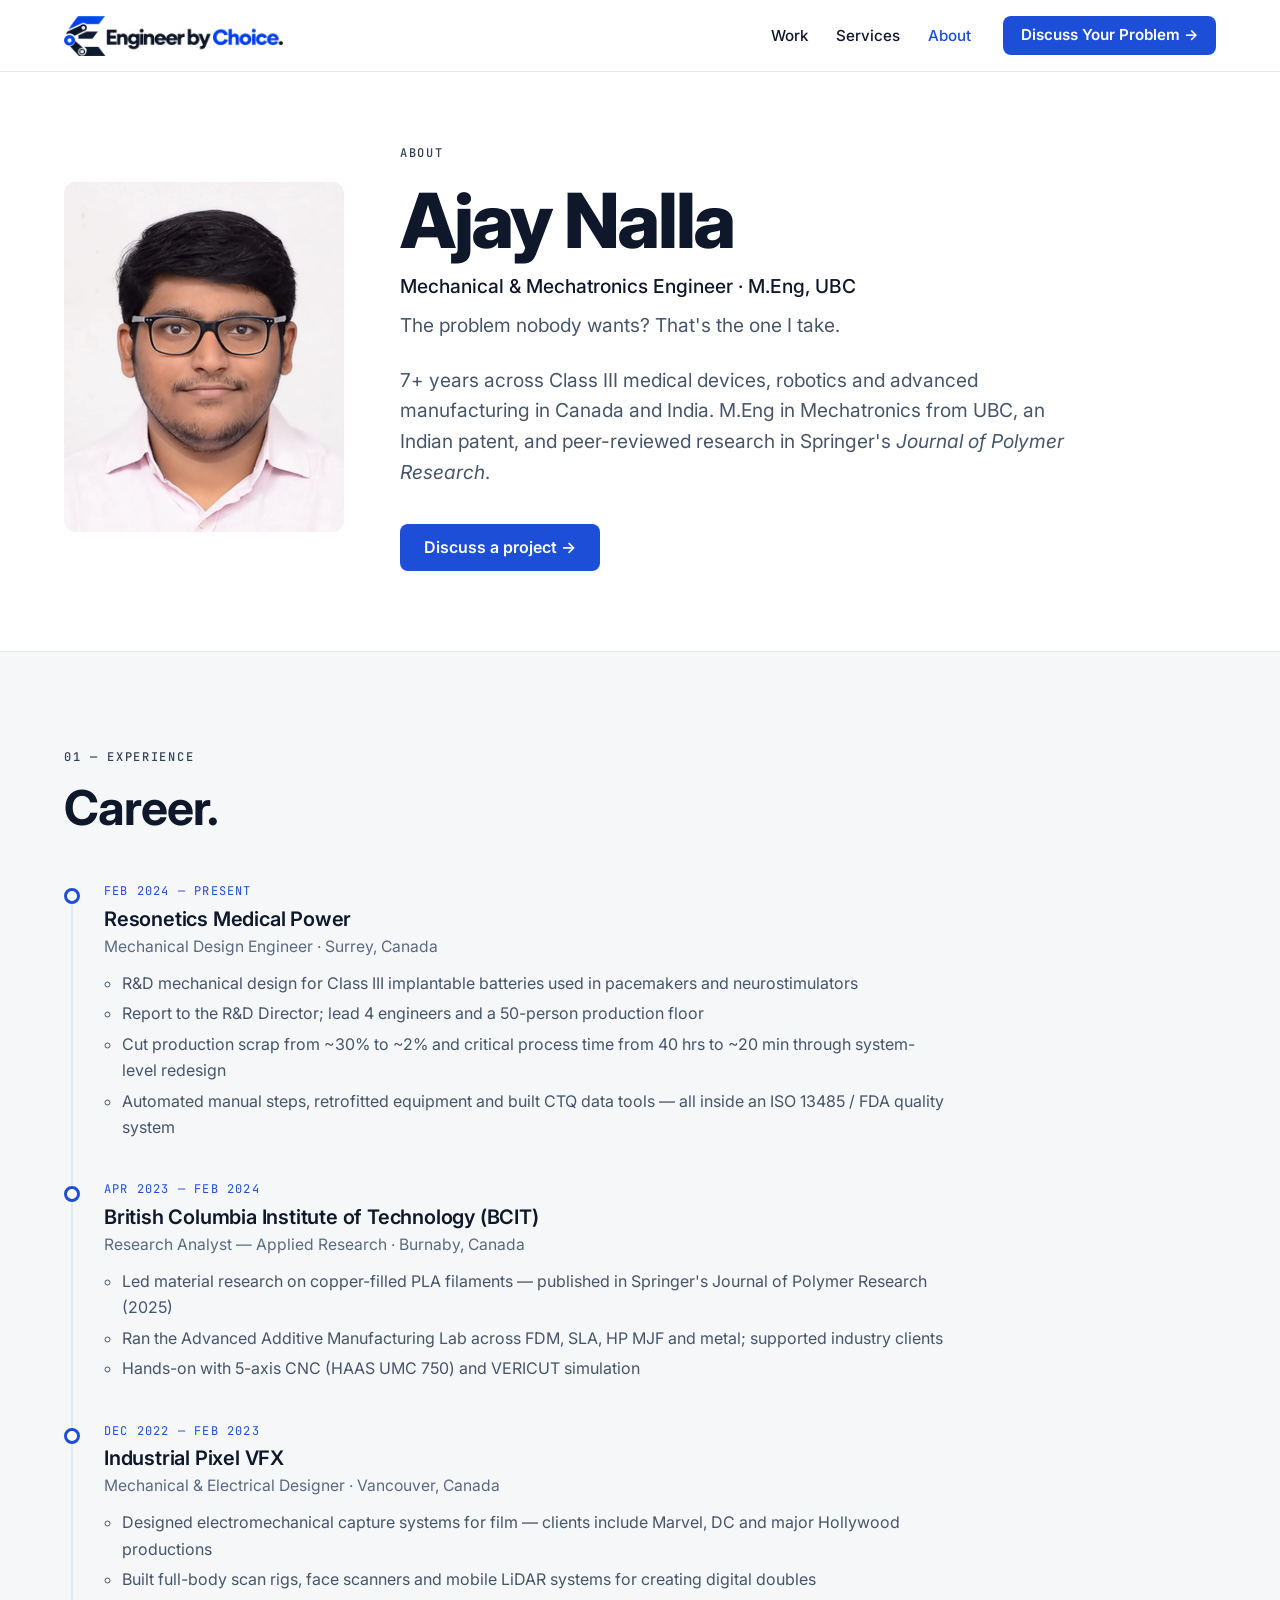
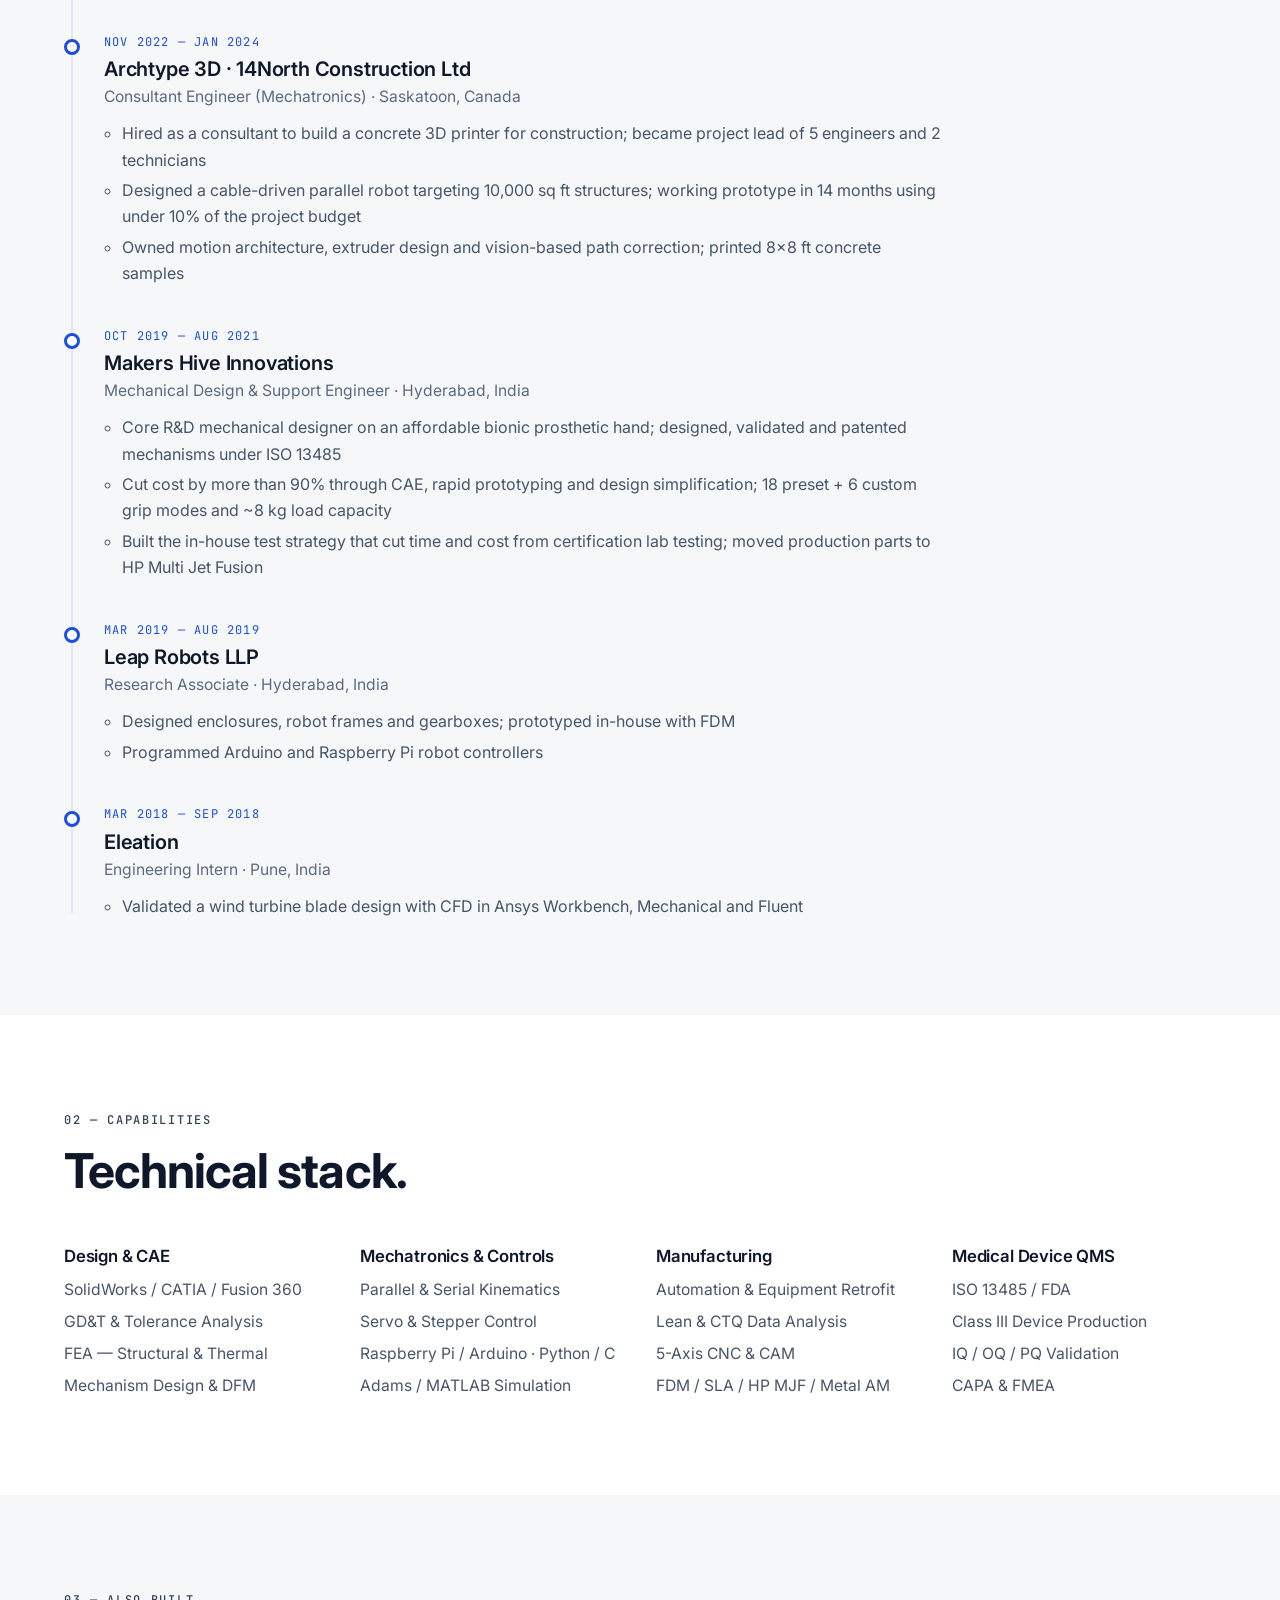
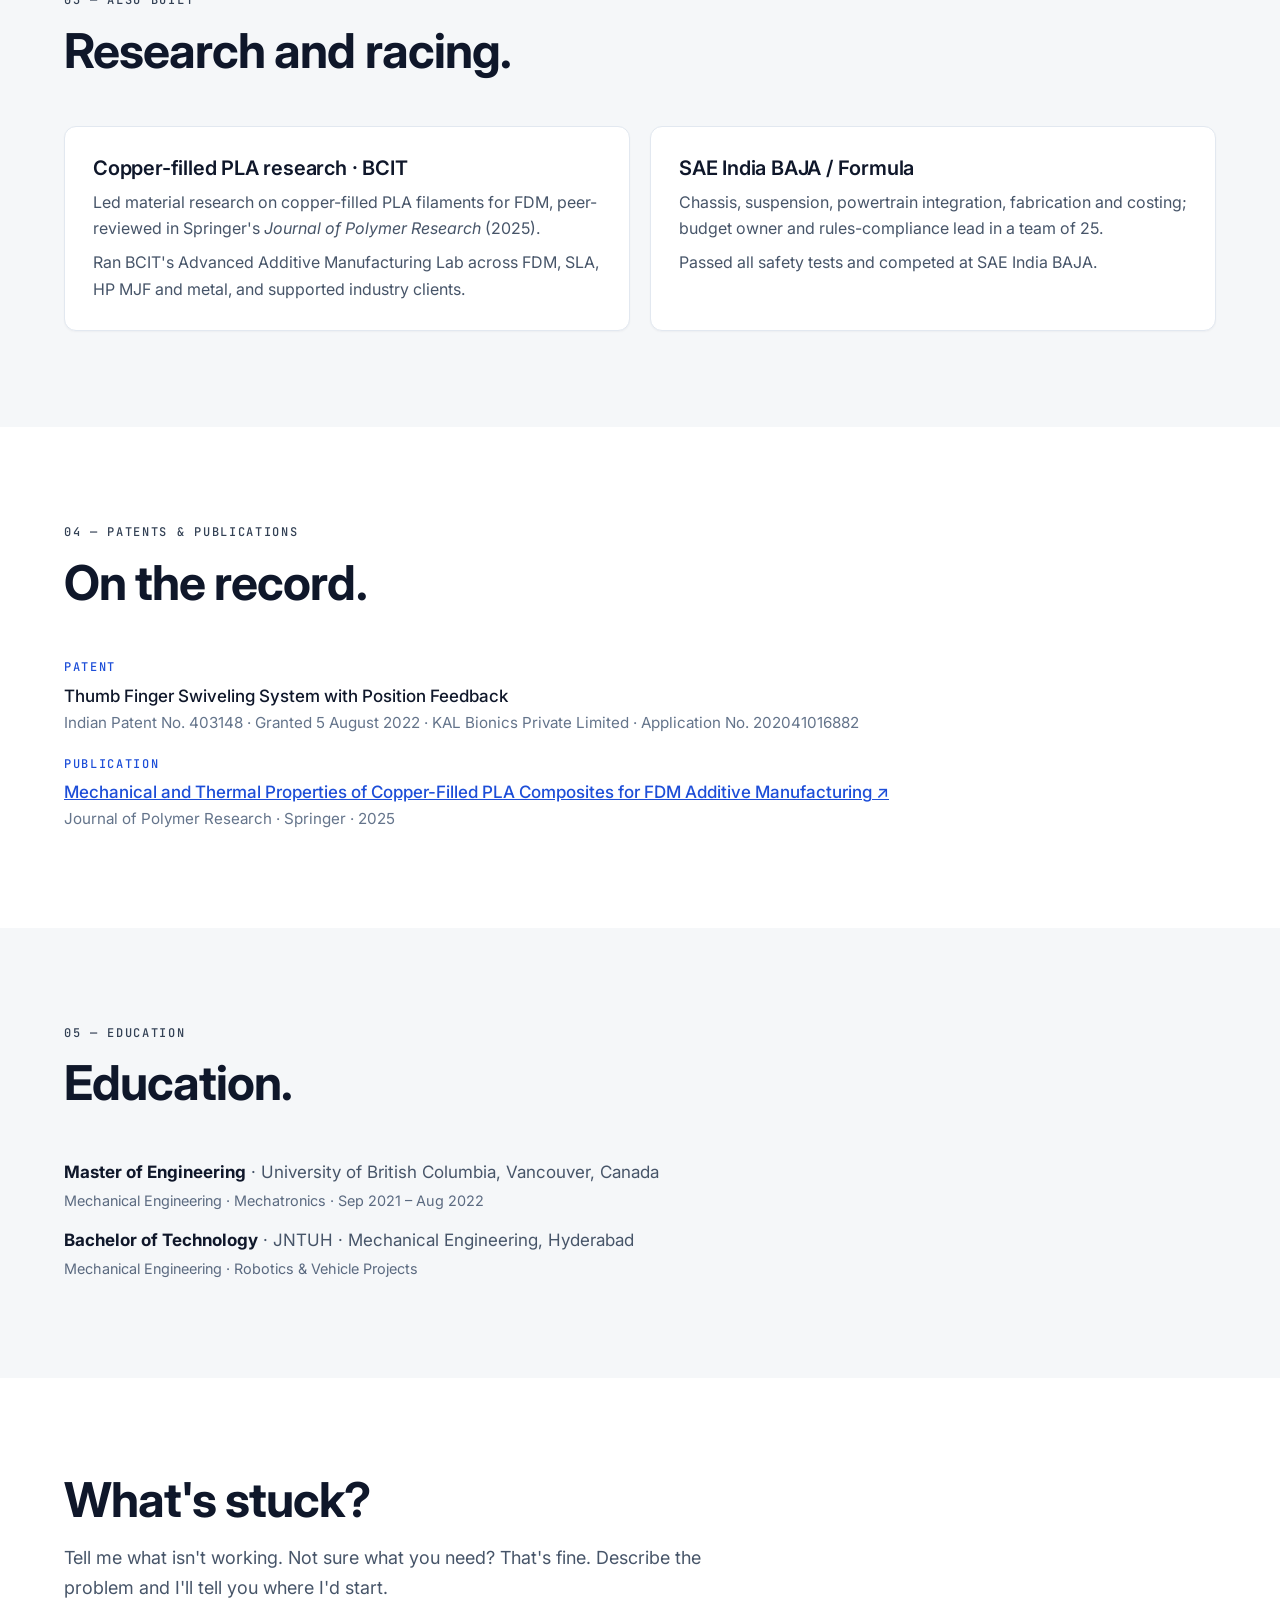
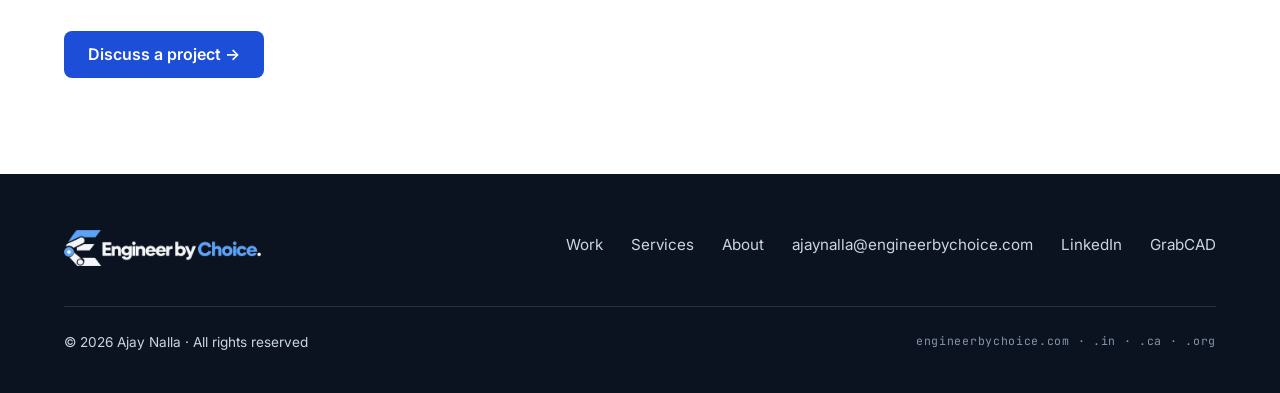
<file: about.html>
<!DOCTYPE html>
<html lang="en">
<head>
  <meta charset="UTF-8"/>
  <meta name="viewport" content="width=device-width, initial-scale=1.0"/>
  <title>About Ajay Nalla — Mechanical &amp; Mechatronics Engineer | Engineer by Choice</title>
  <meta name="description" content="Career, technical stack, patents, publications and education of Ajay Nalla — mechanical and mechatronics engineer, M.Eng UBC, 7+ years across Class III medical devices, robotics and advanced manufacturing."/>
  <link rel="canonical" href="https://engineerbychoice.com/about.html"/>
  <meta property="og:type" content="profile"/>
  <meta property="og:site_name" content="Engineer by Choice"/>
  <meta property="og:url" content="https://engineerbychoice.com/about.html"/>
  <meta property="og:title" content="Ajay Nalla — Mechanical &amp; Mechatronics Engineer"/>
  <meta property="og:description" content="7+ years across Class III medical devices, robotics and advanced manufacturing. M.Eng UBC, Indian patent, Springer-published research."/>
  <meta property="og:image" content="https://engineerbychoice.com/images/brand/og-home-logo.jpg"/>
  <meta property="og:image:alt" content="Engineer by Choice — I make stuck hardware work. Ajay Nalla at the bench with the rebuilt spherical parallel manipulator."/>
  <meta property="og:image:width" content="1200"/>
  <meta property="og:image:height" content="630"/>
  <meta name="twitter:card" content="summary_large_image"/>
  <meta name="twitter:title" content="Ajay Nalla — Mechanical &amp; Mechatronics Engineer"/>
  <meta name="twitter:image" content="https://engineerbychoice.com/images/brand/og-home-logo.jpg"/>
  <meta name="twitter:image:alt" content="Engineer by Choice — I make stuck hardware work. Ajay Nalla at the bench with the rebuilt spherical parallel manipulator."/>
  <link rel="icon" type="image/png" sizes="32x32" href="/images/brand/icon-32.png"/>
  <link rel="apple-touch-icon" href="/images/brand/icon-180.png"/>
  <link rel="preconnect" href="https://fonts.googleapis.com">
  <link rel="preconnect" href="https://fonts.gstatic.com" crossorigin>
  <link href="https://fonts.googleapis.com/css2?family=Inter:wght@400;500;600;700;800&family=JetBrains+Mono:wght@400;500&display=swap" rel="stylesheet">
  <link rel="stylesheet" href="css/style.css?v=20261112">
</head>
<body>
  <div id="scroll-progress"></div>

  <!-- NAV -->
  <header class="site-nav">
    <div class="container nav-inner">
      <a href="index.html" class="wordmark wordmark--logo"><picture><source srcset="images/brand/logo-nav.webp" type="image/webp"/><img src="images/brand/logo-nav.png" alt="Engineer by Choice" width="482" height="88"/></picture></a>
      <nav class="nav-menu" aria-label="Main">
        <ul class="nav-links">
          <li><a href="index.html#work">Work</a></li>
          <li><a href="services.html">Services</a></li>
          <li><a href="about.html" class="active" aria-current="page">About</a></li>
        </ul>
        <a href="index.html#contact" class="btn nav-cta">Discuss Your Problem →</a>
      </nav>
      <button class="hamburger" type="button" aria-label="Menu" aria-expanded="false"><span></span><span></span><span></span></button>
    </div>
  </header>

  <main id="top">
  <!-- HERO (white) -->
  <section class="page-hero">
    <div class="container about-hero">
      <picture>
        <source srcset="images/brand/headshot.webp" type="image/webp"/>
        <img class="about-photo" src="images/brand/headshot.jpg" alt="Ajay Nalla, head and shoulders" width="840" height="1080" fetchpriority="high"/>
      </picture>
      <div>
        <span class="label">About</span>
        <h1 class="h1">Ajay Nalla</h1>
        <p class="hero-sub" style="margin-top:12px;color:var(--ink);font-weight:500;">Mechanical &amp; Mechatronics Engineer · M.Eng, UBC</p>
        <p class="hero-sub" style="margin-top:8px;">The problem nobody wants? That's the one I take.</p>
        <p class="hero-sub">7+ years across Class III medical devices, robotics and advanced manufacturing in Canada and India. M.Eng in Mechatronics from UBC, an Indian patent, and peer-reviewed research in Springer's <em>Journal of Polymer Research</em>.</p>
        <div class="hero-actions">
          <a href="index.html#contact" class="btn">Discuss a project →</a>
        </div>
      </div>
    </div>
  </section>

  <!-- EXPERIENCE (grey) -->
  <section class="sec sec--alt" id="experience">
    <div class="container">
      <div class="sec-head">
        <span class="label">01 — Experience</span>
        <h2>Career.</h2>
      </div>
      <ol class="timeline">
        <li class="tl-item">
          <div class="tl-date">Feb 2024 — Present</div>
          <h3>Resonetics Medical Power</h3>
          <p class="tl-role">Mechanical Design Engineer · Surrey, Canada</p>
          <ul>
            <li>R&amp;D mechanical design for Class III implantable batteries used in pacemakers and neurostimulators</li>
            <li>Report to the R&amp;D Director; lead 4 engineers and a 50-person production floor</li>
            <li>Cut production scrap from ~30% to ~2% and critical process time from 40 hrs to ~20 min through system-level redesign</li>
            <li>Automated manual steps, retrofitted equipment and built CTQ data tools — all inside an ISO 13485 / FDA quality system</li>
          </ul>
        </li>
        <li class="tl-item">
          <div class="tl-date">Apr 2023 — Feb 2024</div>
          <h3>British Columbia Institute of Technology (BCIT)</h3>
          <p class="tl-role">Research Analyst — Applied Research · Burnaby, Canada</p>
          <ul>
            <li>Led material research on copper-filled PLA filaments — published in Springer's Journal of Polymer Research (2025)</li>
            <li>Ran the Advanced Additive Manufacturing Lab across FDM, SLA, HP MJF and metal; supported industry clients</li>
            <li>Hands-on with 5-axis CNC (HAAS UMC 750) and VERICUT simulation</li>
          </ul>
        </li>
        <li class="tl-item">
          <div class="tl-date">Dec 2022 — Feb 2023</div>
          <h3>Industrial Pixel VFX</h3>
          <p class="tl-role">Mechanical &amp; Electrical Designer · Vancouver, Canada</p>
          <ul>
            <li>Designed electromechanical capture systems for film — clients include Marvel, DC and major Hollywood productions</li>
            <li>Built full-body scan rigs, face scanners and mobile LiDAR systems for creating digital doubles</li>
          </ul>
        </li>
        <li class="tl-item">
          <div class="tl-date">Nov 2022 — Jan 2024</div>
          <h3>Archtype 3D · 14North Construction Ltd</h3>
          <p class="tl-role">Consultant Engineer (Mechatronics) · Saskatoon, Canada</p>
          <ul>
            <li>Hired as a consultant to build a concrete 3D printer for construction; became project lead of 5 engineers and 2 technicians</li>
            <li>Designed a cable-driven parallel robot targeting 10,000 sq ft structures; working prototype in 14 months using under 10% of the project budget</li>
            <li>Owned motion architecture, extruder design and vision-based path correction; printed 8×8 ft concrete samples</li>
          </ul>
        </li>
        <li class="tl-item">
          <div class="tl-date">Oct 2019 — Aug 2021</div>
          <h3>Makers Hive Innovations</h3>
          <p class="tl-role">Mechanical Design &amp; Support Engineer · Hyderabad, India</p>
          <ul>
            <li>Core R&amp;D mechanical designer on an affordable bionic prosthetic hand; designed, validated and patented mechanisms under ISO 13485</li>
            <li>Cut cost by more than 90% through CAE, rapid prototyping and design simplification; 18 preset + 6 custom grip modes and ~8 kg load capacity</li>
            <li>Built the in-house test strategy that cut time and cost from certification lab testing; moved production parts to HP Multi Jet Fusion</li>
          </ul>
        </li>
        <li class="tl-item">
          <div class="tl-date">Mar 2019 — Aug 2019</div>
          <h3>Leap Robots LLP</h3>
          <p class="tl-role">Research Associate · Hyderabad, India</p>
          <ul>
            <li>Designed enclosures, robot frames and gearboxes; prototyped in-house with FDM</li>
            <li>Programmed Arduino and Raspberry Pi robot controllers</li>
          </ul>
        </li>
        <li class="tl-item">
          <div class="tl-date">Mar 2018 — Sep 2018</div>
          <h3>Eleation</h3>
          <p class="tl-role">Engineering Intern · Pune, India</p>
          <ul>
            <li>Validated a wind turbine blade design with CFD in Ansys Workbench, Mechanical and Fluent</li>
          </ul>
        </li>
      </ol>
    </div>
  </section>

  <!-- TECHNICAL STACK (white) -->
  <section class="sec" id="stack">
    <div class="container">
      <div class="sec-head">
        <span class="label">02 — Capabilities</span>
        <h2>Technical stack.</h2>
      </div>
      <div class="stack-grid">
        <div>
          <h3>Design &amp; CAE</h3>
          <ul>
            <li>SolidWorks / CATIA / Fusion 360</li>
            <li>GD&amp;T &amp; Tolerance Analysis</li>
            <li>FEA — Structural &amp; Thermal</li>
            <li>Mechanism Design &amp; DFM</li>
          </ul>
        </div>
        <div>
          <h3>Mechatronics &amp; Controls</h3>
          <ul>
            <li>Parallel &amp; Serial Kinematics</li>
            <li>Servo &amp; Stepper Control</li>
            <li>Raspberry Pi / Arduino · Python / C</li>
            <li>Adams / MATLAB Simulation</li>
          </ul>
        </div>
        <div>
          <h3>Manufacturing</h3>
          <ul>
            <li>Automation &amp; Equipment Retrofit</li>
            <li>Lean &amp; CTQ Data Analysis</li>
            <li>5-Axis CNC &amp; CAM</li>
            <li>FDM / SLA / HP MJF / Metal AM</li>
          </ul>
        </div>
        <div>
          <h3>Medical Device QMS</h3>
          <ul>
            <li>ISO 13485 / FDA</li>
            <li>Class III Device Production</li>
            <li>IQ / OQ / PQ Validation</li>
            <li>CAPA &amp; FMEA</li>
          </ul>
        </div>
      </div>
    </div>
  </section>

  <!-- ALSO BUILT (grey) -->
  <section class="sec sec--alt" id="also-built">
    <div class="container">
      <div class="sec-head">
        <span class="label">03 — Also Built</span>
        <h2>Research and racing.</h2>
      </div>
      <div class="grid-2">
        <div class="card">
          <h3>Copper-filled PLA research · BCIT</h3>
          <p>Led material research on copper-filled PLA filaments for FDM, peer-reviewed in Springer's <em>Journal of Polymer Research</em> (2025).</p>
          <p style="margin-top:8px;">Ran BCIT's Advanced Additive Manufacturing Lab across FDM, SLA, HP MJF and metal, and supported industry clients.</p>
        </div>
        <div class="card">
          <h3>SAE India BAJA / Formula</h3>
          <p>Chassis, suspension, powertrain integration, fabrication and costing; budget owner and rules-compliance lead in a team of 25.</p>
          <p style="margin-top:8px;">Passed all safety tests and competed at SAE India BAJA.</p>
        </div>
      </div>
    </div>
  </section>

  <!-- PATENTS & PUBLICATIONS (white) -->
  <section class="sec" id="publications">
    <div class="container">
      <div class="sec-head">
        <span class="label">04 — Patents &amp; Publications</span>
        <h2>On the record.</h2>
      </div>
      <ul class="pubs">
        <li>
          <span class="label">Patent</span>
          <p>Thumb Finger Swiveling System with Position Feedback</p>
          <p class="meta">Indian Patent No. 403148 · Granted 5 August 2022 · KAL Bionics Private Limited · Application No. 202041016882</p>
        </li>
        <li>
          <span class="label">Publication</span>
          <p><a href="https://link.springer.com/article/10.1007/s10965-025-04588-6" target="_blank" rel="noopener">Mechanical and Thermal Properties of Copper-Filled PLA Composites for FDM Additive Manufacturing ↗</a></p>
          <p class="meta">Journal of Polymer Research · Springer · 2025</p>
        </li>
      </ul>
    </div>
  </section>

  <!-- EDUCATION (grey) -->
  <section class="sec sec--alt" id="education">
    <div class="container">
      <div class="sec-head">
        <span class="label">05 — Education</span>
        <h2>Education.</h2>
      </div>
      <ul class="edu">
        <li><strong>Master of Engineering</strong> · University of British Columbia, Vancouver, Canada<br><span class="small">Mechanical Engineering · Mechatronics · Sep 2021 – Aug 2022</span></li>
        <li><strong>Bachelor of Technology</strong> · JNTUH · Mechanical Engineering, Hyderabad<br><span class="small">Mechanical Engineering · Robotics &amp; Vehicle Projects</span></li>
      </ul>
    </div>
  </section>

  <!-- CTA (white) -->
  <section class="sec">
    <div class="container">
      <div class="sec-head" style="margin-bottom:28px;">
        <h2>What's stuck?</h2>
        <p class="intro">Tell me what isn't working. Not sure what you need? That's fine. Describe the problem and I'll tell you where I'd start.</p>
      </div>
      <a href="index.html#contact" class="btn">Discuss a project →</a>
    </div>
  </section>
  </main>

  <footer class="site-footer">
    <div class="container">
      <div class="footer-top">
        <a href="index.html" class="wordmark wordmark--logo"><picture><source srcset="images/brand/logo-on-dark.webp" type="image/webp"/><img src="images/brand/logo-on-dark.png" alt="Engineer by Choice" width="482" height="88"/></picture></a>
        <ul class="footer-links">
          <li><a href="index.html#work">Work</a></li>
          <li><a href="services.html">Services</a></li>
          <li><a href="about.html">About</a></li>
          <li><a href="mailto:ajaynalla@engineerbychoice.com">ajaynalla@engineerbychoice.com</a></li>
          <li><a href="https://www.linkedin.com/in/ajayreddynalla/" target="_blank" rel="noopener">LinkedIn</a></li>
          <li><a href="https://grabcad.com/ajay.nalla-1" target="_blank" rel="noopener">GrabCAD</a></li>
        </ul>
      </div>
      <div class="footer-bottom">
        <span>© <span id="year">2026</span> Ajay Nalla · All rights reserved</span>
        <span class="footer-domains">engineerbychoice.com · .in · .ca · .org</span>
      </div>
    </div>
  </footer>

  <script src="js/main.js?v=20261112"></script>
</body>
</html>
</file>
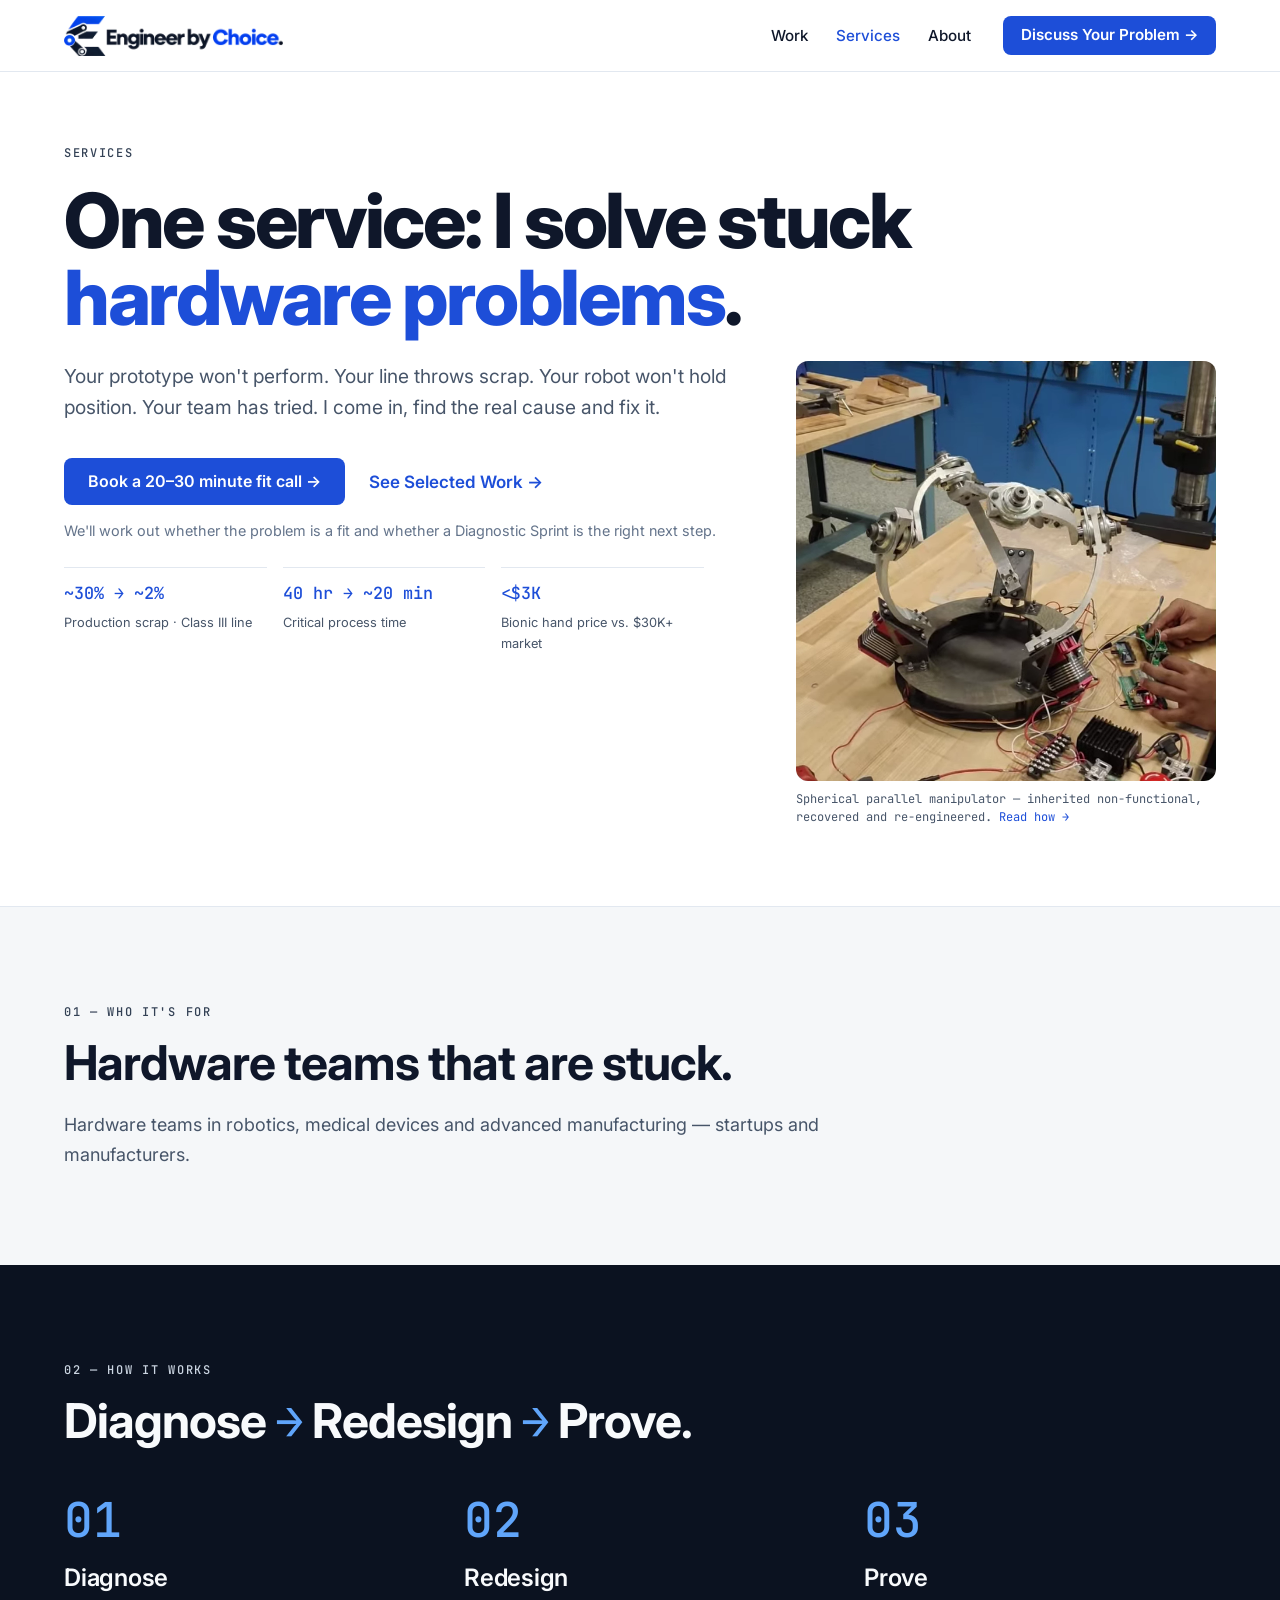
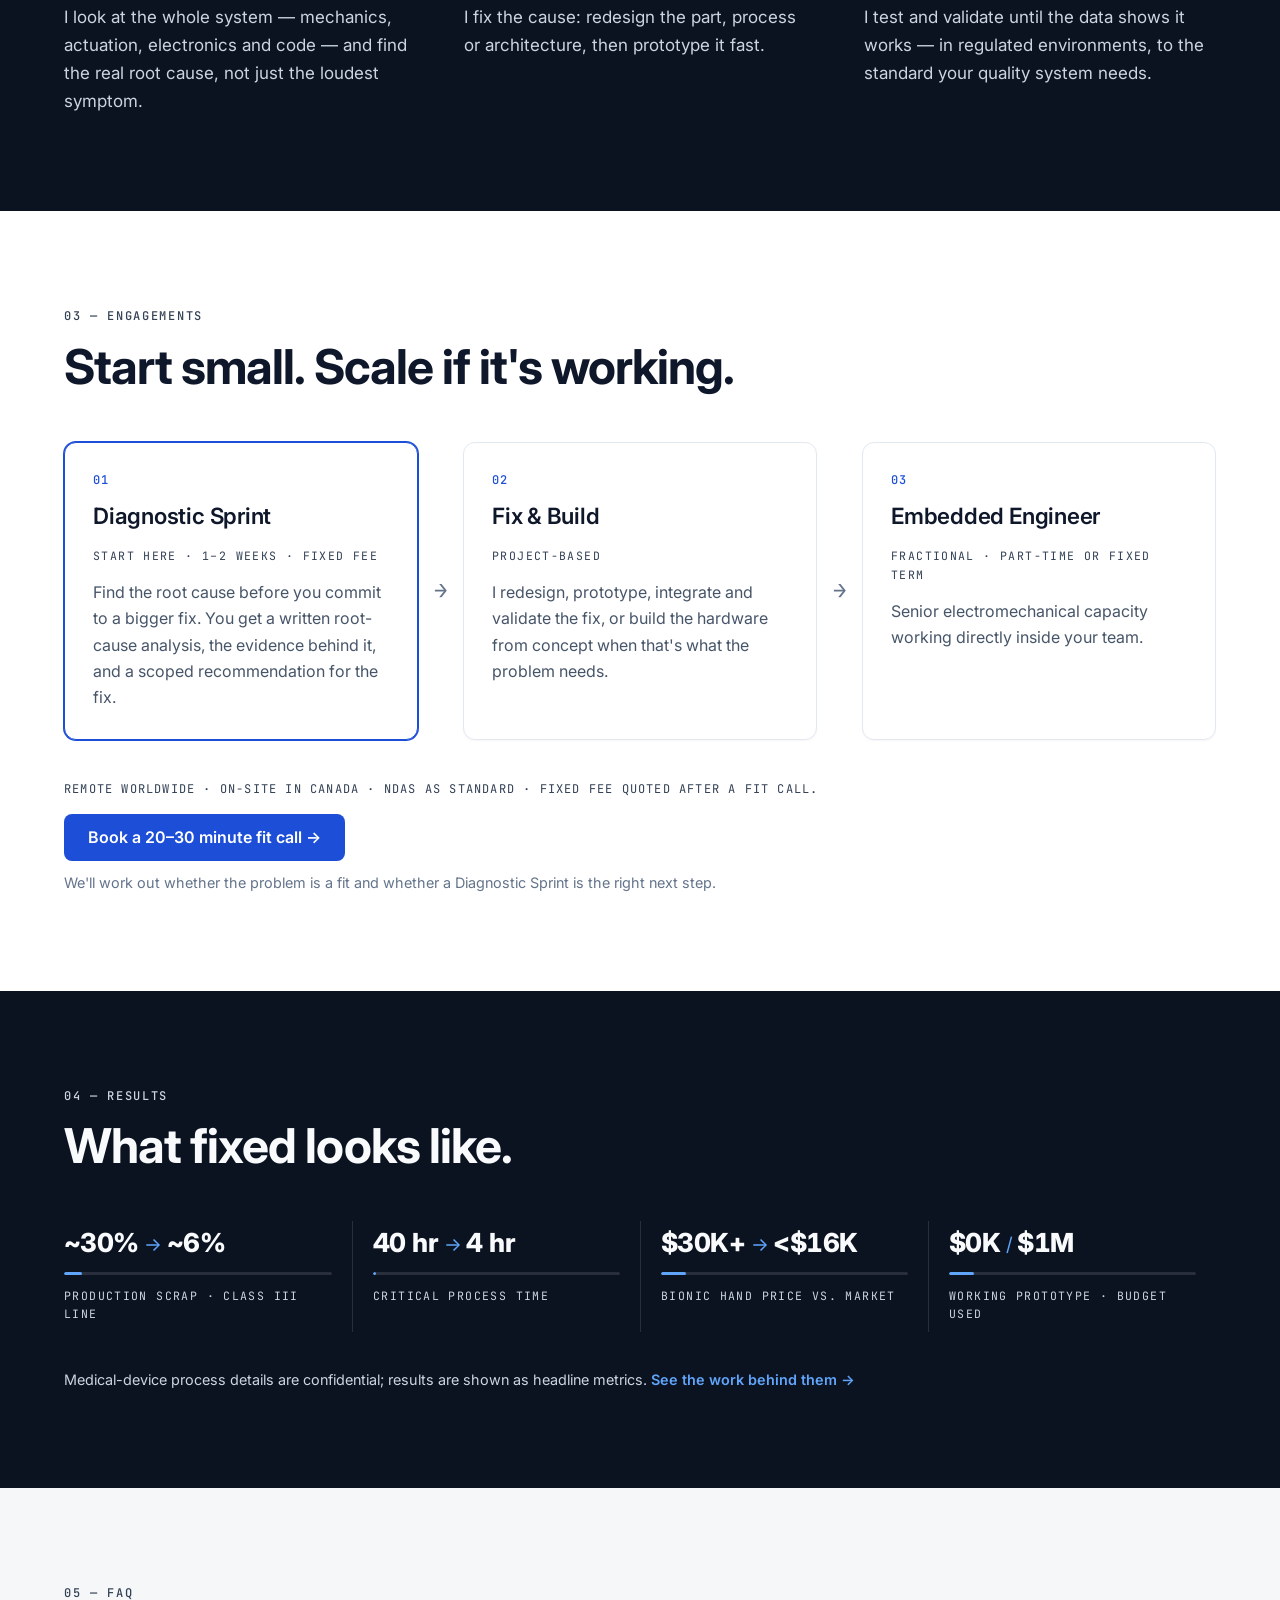
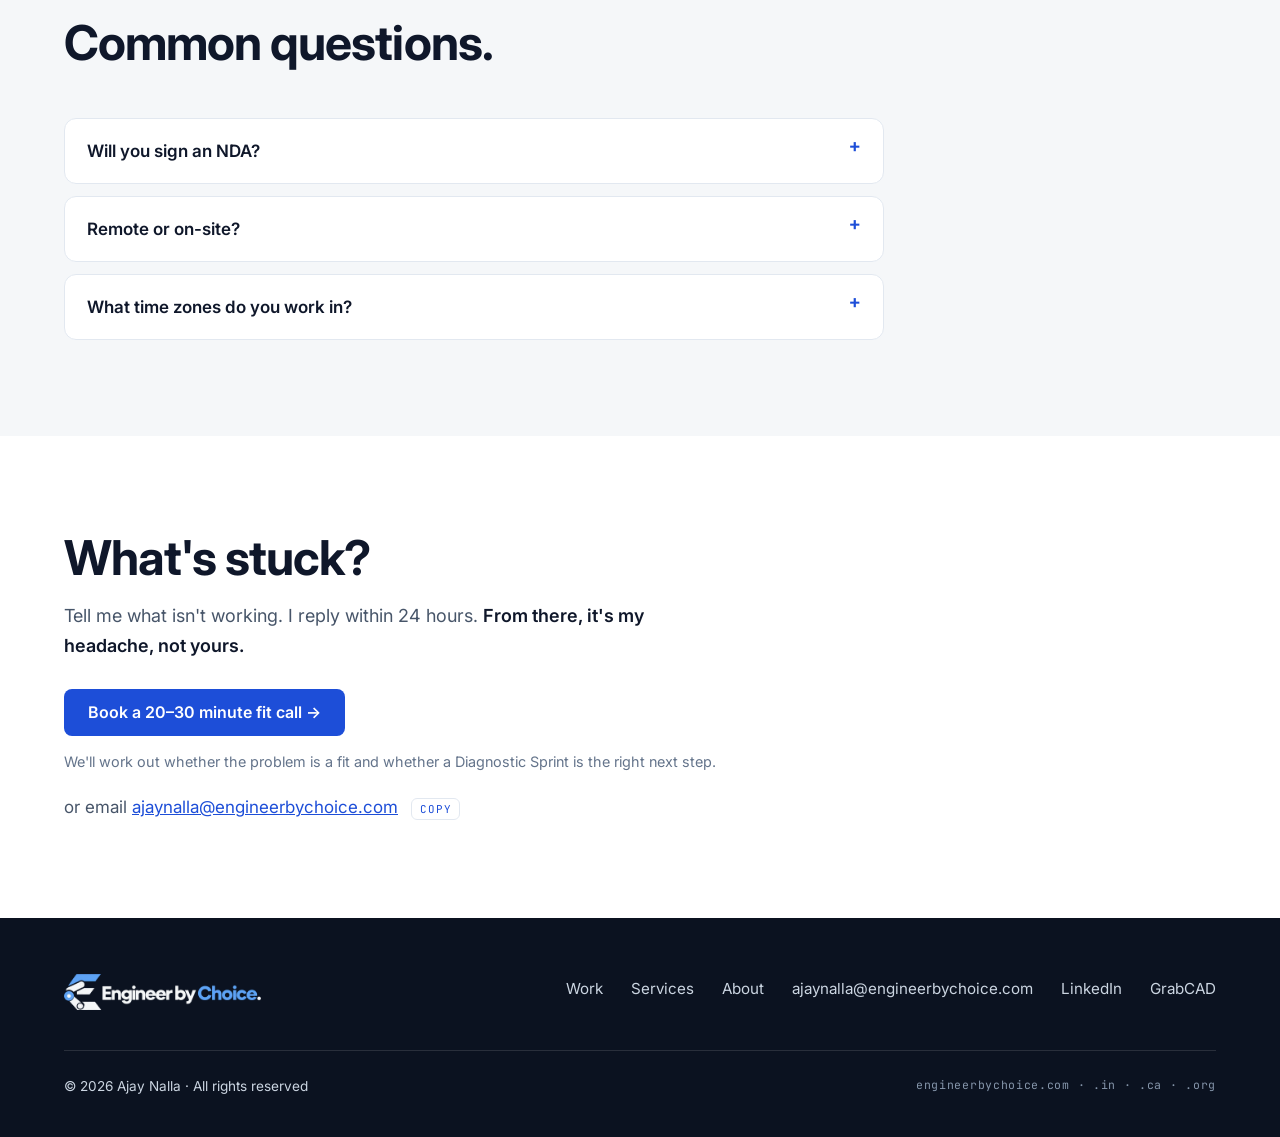
<file: services.html>
<!DOCTYPE html>
<html lang="en">
<head>
  <meta charset="UTF-8"/>
  <meta name="viewport" content="width=device-width, initial-scale=1.0"/>
  <title>Services — Ajay Nalla | One Service: I Solve Stuck Hardware Problems</title>
  <meta name="description" content="Your prototype won't perform, your line throws scrap, or your robot won't hold position. I find the real cause and fix it — Diagnostic Sprint, Fix &amp; Build, or Embedded Engineer."/>
  <link rel="canonical" href="https://engineerbychoice.com/services.html"/>
  <!-- Open Graph / LinkedIn / WhatsApp -->
  <meta property="og:type" content="website"/>
  <meta property="og:site_name" content="Engineer by Choice"/>
  <meta property="og:url" content="https://engineerbychoice.com/services.html"/>
  <meta property="og:title" content="One Service: I Solve Stuck Hardware Problems — Ajay Nalla"/>
  <meta property="og:description" content="Robotics, medical devices and advanced manufacturing. Diagnose → Redesign → Prove. Start with a fixed-fee Diagnostic Sprint."/>
  <meta property="og:image" content="https://engineerbychoice.com/images/brand/og-services.jpg"/>
  <meta property="og:image:width" content="1200"/>
  <meta property="og:image:height" content="630"/>
  <meta property="og:image:alt" content="Engineer by Choice — One service: I solve stuck hardware problems. The rebuilt spherical parallel manipulator on the bench."/>
  <!-- Twitter -->
  <meta name="twitter:card" content="summary_large_image"/>
  <meta name="twitter:title" content="One Service: I Solve Stuck Hardware Problems — Ajay Nalla"/>
  <meta name="twitter:description" content="Robotics, medical devices and advanced manufacturing. Diagnose → Redesign → Prove. Start with a fixed-fee Diagnostic Sprint."/>
  <meta name="twitter:image" content="https://engineerbychoice.com/images/brand/og-services.jpg"/>
  <meta name="twitter:image:alt" content="Engineer by Choice — One service: I solve stuck hardware problems. The rebuilt spherical parallel manipulator on the bench."/>
  <link rel="icon" type="image/png" sizes="32x32" href="/images/brand/icon-32.png"/>
  <link rel="apple-touch-icon" href="/images/brand/icon-180.png"/>
  <link rel="preconnect" href="https://fonts.googleapis.com">
  <link rel="preconnect" href="https://fonts.gstatic.com" crossorigin>
  <link href="https://fonts.googleapis.com/css2?family=Inter:wght@400;500;600;700;800&family=JetBrains+Mono:wght@400;500&display=swap" rel="stylesheet">
  <link rel="stylesheet" href="css/style.css?v=20261112">
</head>
<body>
  <div id="scroll-progress"></div>

  <!-- NAV -->
  <header class="site-nav">
    <div class="container nav-inner">
      <a href="index.html" class="wordmark wordmark--logo"><picture><source srcset="images/brand/logo-nav.webp" type="image/webp"/><img src="images/brand/logo-nav.png" alt="Engineer by Choice" width="482" height="88"/></picture></a>
      <nav class="nav-menu" aria-label="Main">
        <ul class="nav-links">
          <li><a href="index.html#work">Work</a></li>
          <li><a href="services.html" class="active" aria-current="page">Services</a></li>
          <li><a href="about.html">About</a></li>
        </ul>
        <a href="index.html#contact" class="btn nav-cta">Discuss Your Problem →</a>
      </nav>
      <button class="hamburger" type="button" aria-label="Menu" aria-expanded="false"><span></span><span></span><span></span></button>
    </div>
  </header>

  <main id="top">
  <!-- INTRO (white) -->
  <section class="page-hero page-hero--clip">
    <div class="container">
      <span class="label">Services</span>
      <h1 class="h1">One service: I solve stuck <span class="accent">hardware problems</span>.</h1>
      <div class="hero-split">
      <div class="hero-split-text">
      <p class="hero-sub">Your prototype won't perform. Your line throws scrap. Your robot won't hold position. Your team has tried. I come in, find the real cause and fix it.</p>
      <div class="hero-actions">
        <a href="index.html#contact" class="btn">Book a 20–30 minute fit call →</a>
        <a href="index.html#work" class="link-arrow">See Selected Work →</a>
      </div>
      <p class="small" style="margin-top:14px;">We'll work out whether the problem is a fit and whether a Diagnostic Sprint is the right next step.</p>
      </div>
      <figure class="hero-clip">
        <video class="hero-clip-video" autoplay muted loop playsinline preload="metadata" width="720" height="720"
               poster="images/spm/spm-loop-poster.jpg"
               aria-label="Spherical parallel manipulator moving through positions under servo control">
          <source src="images/spm/spm-loop.webm" type="video/webm">
          <source src="images/spm/spm-loop.mp4" type="video/mp4">
        </video>
        <figcaption class="hero-clip-caption">
          <span class="hero-clip-long">Spherical parallel manipulator — inherited non-functional, recovered and re-engineered.</span>
          <span class="hero-clip-short" aria-hidden="true">Non-functional SPM, recovered.</span>
          <a href="projects/spm.html">Read how →</a>
        </figcaption>
      </figure>
      <ul class="proof-row">
        <li><span class="proof-num">~30% → ~2%</span><span class="proof-label">Production scrap · Class III line</span></li>
        <li><span class="proof-num">40&nbsp;hr → ~20&nbsp;min</span><span class="proof-label">Critical process time</span></li>
        <li><span class="proof-num">&lt;$3K</span><span class="proof-label">Bionic hand price vs. $30K+ market</span></li>
      </ul>
      </div>
    </div>
  </section>

  <!-- WHO IT'S FOR (grey) -->
  <section class="sec sec--alt" id="who">
    <div class="container">
      <div class="sec-head" style="margin-bottom:20px;">
        <span class="label">01 — Who It's For</span>
        <h2>Hardware teams that are stuck.</h2>
      </div>
      <p class="body-lg">Hardware teams in robotics, medical devices and advanced manufacturing — startups and manufacturers.</p>
    </div>
  </section>

  <!-- HOW IT WORKS (dark) -->
  <section class="sec sec--dark" id="how">
    <div class="container">
      <div class="sec-head">
        <span class="label">02 — How It Works</span>
        <h2>Diagnose <span class="arr">→</span> Redesign <span class="arr">→</span> Prove.</h2>
      </div>
      <div class="method-grid">
        <div class="method-col"><div class="method-num">01</div><h3>Diagnose</h3><p>I look at the whole system — mechanics, actuation, electronics and code — and find the real root cause, not just the loudest symptom.</p></div>
        <div class="method-col"><div class="method-num">02</div><h3>Redesign</h3><p>I fix the cause: redesign the part, process or architecture, then prototype it fast.</p></div>
        <div class="method-col"><div class="method-num">03</div><h3>Prove</h3><p>I test and validate until the data shows it works — in regulated environments, to the standard your quality system needs.</p></div>
      </div>
    </div>
  </section>

  <!-- ENGAGEMENTS (white) -->
  <section class="sec" id="engagements">
    <div class="container">
      <div class="sec-head">
        <span class="label">03 — Engagements</span>
        <h2>Start small. Scale if it's working.</h2>
      </div>
      <div class="tiers">
        <div class="card tier tier--start reveal">
          <span class="tier-num">01</span>
          <h3>Diagnostic Sprint</h3>
          <div class="tier-meta">Start here · 1–2 weeks · fixed fee</div>
          <p>Find the root cause before you commit to a bigger fix. You get a written root-cause analysis, the evidence behind it, and a scoped recommendation for the fix.</p>
        </div>
        <div class="tier-arrow" aria-hidden="true">→</div>
        <div class="card tier reveal">
          <span class="tier-num">02</span>
          <h3>Fix &amp; Build</h3>
          <div class="tier-meta">Project-based</div>
          <p>I redesign, prototype, integrate and validate the fix, or build the hardware from concept when that's what the problem needs.</p>
        </div>
        <div class="tier-arrow" aria-hidden="true">→</div>
        <div class="card tier reveal">
          <span class="tier-num">03</span>
          <h3>Embedded Engineer</h3>
          <div class="tier-meta">Fractional · part-time or fixed term</div>
          <p>Senior electromechanical capacity working directly inside your team.</p>
        </div>
      </div>
      <div class="engage-foot">
        <p class="engage-terms">Remote worldwide · on-site in Canada · NDAs as standard · fixed fee quoted after a fit call.</p>
        <a href="index.html#contact" class="btn">Book a 20–30 minute fit call →</a>
        <p class="small">We'll work out whether the problem is a fit and whether a Diagnostic Sprint is the right next step.</p>
      </div>
    </div>
  </section>

  <!-- RESULTS (dark) -->
  <section class="sec sec--dark" id="proof">
    <div class="container">
      <div class="sec-head">
        <span class="label">04 — Results</span>
        <h2>What fixed looks like.</h2>
      </div>
      <div class="metrics">
        <div class="metric"><div class="metric-num">~30%<span class="arr">→</span><wbr><span class="metric-count" data-from="30" data-to="2" data-prefix="~" data-suffix="%">~2%</span></div><div class="metric-bar" style="--bar-from:100%;--bar-to:6.7%" aria-hidden="true"><span></span></div><div class="metric-label">Production scrap · Class III line</div></div>
        <div class="metric"><div class="metric-num">40&nbsp;hr<span class="arr">→</span><wbr><span class="metric-count" data-from="2400" data-to="20" data-kind="dur">~20&nbsp;min</span></div><div class="metric-bar" style="--bar-from:100%;--bar-to:0.83%" aria-hidden="true"><span></span></div><div class="metric-label">Critical process time</div></div>
        <div class="metric"><div class="metric-num">$30K+<span class="arr">→</span><wbr><span class="metric-count" data-from="30" data-to="3" data-prefix="&lt;$" data-suffix="K">&lt;$3K</span></div><div class="metric-bar" style="--bar-from:100%;--bar-to:10%" aria-hidden="true"><span></span></div><div class="metric-label">Bionic hand price vs. market</div></div>
        <div class="metric"><div class="metric-num"><span class="metric-count" data-from="0" data-to="100" data-prefix="$" data-suffix="K">$100K</span><span class="arr">/</span><wbr>$1M</div><div class="metric-bar" style="--bar-from:0%;--bar-to:10%" aria-hidden="true"><span></span></div><div class="metric-label">Working prototype · budget used</div></div>
      </div>
      <p class="metrics-note">Medical-device process details are confidential; results are shown as headline metrics. <a href="index.html#work" class="link-arrow">See the work behind them →</a></p>
    </div>
  </section>

  <!-- FAQ (grey) -->
  <section class="sec sec--alt" id="faq">
    <div class="container">
      <div class="sec-head">
        <span class="label">05 — FAQ</span>
        <h2>Common questions.</h2>
      </div>
      <div class="faq">
        <details>
          <summary>Will you sign an NDA?</summary>
          <p>Yes, happy to sign one before we discuss details.</p>
        </details>
        <details>
          <summary>Remote or on-site?</summary>
          <p>Remote by default. On-site in Canada. Travel elsewhere by arrangement.</p>
        </details>
        <details>
          <summary>What time zones do you work in?</summary>
          <p>I work across North America and Asia.</p>
        </details>
      </div>
    </div>
  </section>

  <!-- CTA (white) -->
  <section class="sec" id="cta">
    <div class="container">
      <div class="sec-head" style="margin-bottom:28px;">
        <h2>What's stuck?</h2>
        <p class="intro">Tell me what isn't working. I reply within 24 hours. <strong>From there, it's my headache, not yours.</strong></p>
      </div>
      <a href="index.html#contact" class="btn">Book a 20–30 minute fit call →</a>
      <p class="small" style="margin-top:14px;">We'll work out whether the problem is a fit and whether a Diagnostic Sprint is the right next step.</p>
      <p style="margin-top:20px;">or email <a href="mailto:ajaynalla@engineerbychoice.com">ajaynalla@engineerbychoice.com</a> <button type="button" class="copy-email" data-email="ajaynalla@engineerbychoice.com" aria-label="Copy email address">Copy</button></p>
    </div>
  </section>
  </main>

  <footer class="site-footer">
    <div class="container">
      <div class="footer-top">
        <a href="index.html" class="wordmark wordmark--logo"><picture><source srcset="images/brand/logo-on-dark.webp" type="image/webp"/><img src="images/brand/logo-on-dark.png" alt="Engineer by Choice" width="482" height="88"/></picture></a>
        <ul class="footer-links">
          <li><a href="index.html#work">Work</a></li>
          <li><a href="services.html">Services</a></li>
          <li><a href="about.html">About</a></li>
          <li><a href="mailto:ajaynalla@engineerbychoice.com">ajaynalla@engineerbychoice.com</a></li>
          <li><a href="https://www.linkedin.com/in/ajayreddynalla/" target="_blank" rel="noopener">LinkedIn</a></li>
          <li><a href="https://grabcad.com/ajay.nalla-1" target="_blank" rel="noopener">GrabCAD</a></li>
        </ul>
      </div>
      <div class="footer-bottom">
        <span>© <span id="year">2026</span> Ajay Nalla · All rights reserved</span>
        <span class="footer-domains">engineerbychoice.com · .in · .ca · .org</span>
      </div>
    </div>
  </footer>

  <script src="js/main.js?v=20261112"></script>
</body>
</html>
</file>
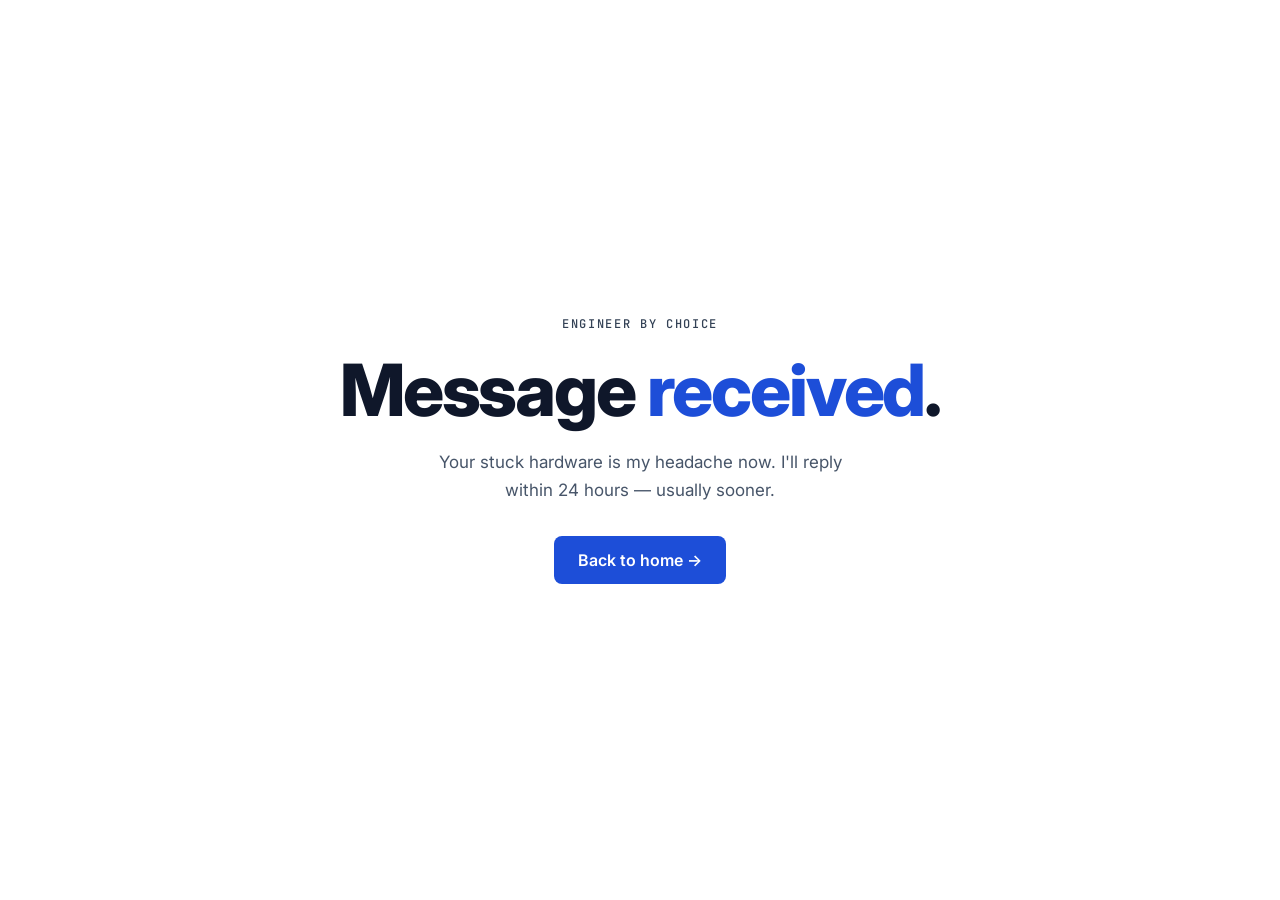
<file: thanks.html>
<!DOCTYPE html>
<html lang="en">
<head>
  <meta charset="UTF-8"/>
  <meta name="viewport" content="width=device-width, initial-scale=1.0"/>
  <title>Message Received — Engineer by Choice</title>
  <link rel="icon" type="image/png" sizes="32x32" href="/images/brand/icon-32.png"/>
  <link rel="apple-touch-icon" href="/images/brand/icon-180.png"/>
  <link rel="preconnect" href="https://fonts.googleapis.com">
  <link rel="preconnect" href="https://fonts.gstatic.com" crossorigin>
  <link href="https://fonts.googleapis.com/css2?family=Inter:wght@400;600;800&family=JetBrains+Mono:wght@500&display=swap" rel="stylesheet">
  <style>
    *{box-sizing:border-box;margin:0;padding:0}
    body{background:#FFFFFF;color:#475569;font-family:'Inter',system-ui,sans-serif;min-height:100vh;display:flex;flex-direction:column;align-items:center;justify-content:center;text-align:center;padding:24px}
    .label{font-family:'JetBrains Mono',monospace;font-size:.75rem;font-weight:500;letter-spacing:.14em;text-transform:uppercase;color:#334155;margin-bottom:20px}
    h1{font-size:clamp(2.5rem,8vw,4.5rem);font-weight:800;letter-spacing:-.03em;color:#0F172A;line-height:1.05}
    h1 span{color:#1D4ED8}
    p{font-size:1.0625rem;line-height:1.65;margin:20px 0 32px;max-width:420px}
    a{display:inline-block;background:#1D4ED8;color:#fff;font-weight:600;padding:14px 24px;border-radius:8px;text-decoration:none;transition:background .2s}
    a:hover{background:#1E40AF}
    a:focus-visible{outline:2px solid #1D4ED8;outline-offset:3px}
  </style>
</head>
<body>
  <div class="label">Engineer by Choice</div>
  <h1>Message <span>received</span>.</h1>
  <p>Your stuck hardware is my headache now. I'll reply within 24 hours — usually sooner.</p>
  <a href="/">Back to home →</a>
</body>
</html>
</file>
<file: css/style.css>
/* ══════════════════════════════════════════════
   Engineer by Choice — design system
   Inter for text, JetBrains Mono for labels only.
   ══════════════════════════════════════════════ */

:root{
  --bg:#FFFFFF;
  --bg-alt:#F5F7F9;
  --bg-dark:#0B1220;
  --ink:#0F172A;
  --ink-2:#475569;
  --ink-3:#64748B;
  --label:#334155;
  --border:#E2E8F0;
  --accent:#1D4ED8;
  --accent-hover:#1E40AF;
  --accent-soft:#EFF4FF;
  --on-dark:#F8FAFC;
  --on-dark-2:#CBD5E1;
  --accent-on-dark:#60A5FA;
  --line-on-dark:rgba(255,255,255,.12);
  --pass:#ECFDF3; --pass-ink:#166534;
  --fail:#FEF2F2; --fail-ink:#991B1B;
  --radius-sm:8px; --radius:12px;
  --maxw:1200px;
  --nav-h:72px;
  --sans:'Inter', system-ui, -apple-system, 'Segoe UI', Roboto, sans-serif;
  --mono:'JetBrains Mono', ui-monospace, SFMono-Regular, Menlo, monospace;
}

*,*::before,*::after{ box-sizing:border-box; margin:0; padding:0; }
html{ scroll-behavior:smooth; scroll-padding-top:calc(var(--nav-h) + 16px); -webkit-text-size-adjust:100%; }
body{
  background:var(--bg); color:var(--ink-2);
  font-family:var(--sans); font-size:1.0625rem; line-height:1.65;
  -webkit-font-smoothing:antialiased; overflow-x:hidden;
}
img,video{ max-width:100%; height:auto; display:block; }
a{ color:var(--accent); }
::selection{ background:var(--accent); color:#fff; }
:focus-visible{ outline:2px solid var(--accent); outline-offset:3px; border-radius:4px; }

/* ── LAYOUT ── */
.container{ max-width:var(--maxw); margin:0 auto; padding:0 24px; }
.sec{ padding:96px 0; }
.sec--alt{ background:var(--bg-alt); --ink-3:#5B6A80; }
.sec--dark{ background:var(--bg-dark); color:var(--on-dark-2); }
.sec--tight{ padding:64px 0; }

/* ── TYPE ── */
h1,h2,h3{ color:var(--ink); }
.h1{
  font-size:clamp(2.75rem,6vw,4.75rem); font-weight:800;
  letter-spacing:-0.03em; line-height:1.02;
}
.h2, .sec h2{
  font-size:clamp(2rem,4vw,3rem); font-weight:700;
  letter-spacing:-0.02em; line-height:1.1;
}
h3{ font-size:1.25rem; font-weight:600; line-height:1.3; letter-spacing:-0.01em; }
.accent{ color:var(--accent); }
.sec--dark h2, .sec--dark h3{ color:var(--on-dark); }
.sec--dark .accent{ color:var(--accent-on-dark); }

.label{
  font-family:var(--mono); font-size:.75rem; font-weight:500;
  text-transform:uppercase; letter-spacing:.14em; color:var(--label);
}
.sec--dark .label{ color:var(--on-dark-2); }
.sec-head{ margin-bottom:48px; }
.sec-head .label{ display:block; margin-bottom:14px; }
.intro{ margin-top:16px; max-width:640px; font-size:1.125rem; color:var(--ink-2); }
.sec--dark .intro{ color:var(--on-dark-2); }
.intro strong{ color:var(--ink); font-weight:600; }
.body-lg{ font-size:1.125rem; max-width:760px; }
.small{ font-size:.9rem; color:var(--ink-3); }
.mono-sm{ font-family:var(--mono); font-size:.75rem; letter-spacing:.06em; color:var(--ink-3); }

/* ── BUTTONS ── */
.btn{
  display:inline-flex; align-items:center; gap:.5em;
  background:var(--accent); color:#fff; font-weight:600; font-size:1rem;
  padding:14px 24px; border-radius:var(--radius-sm); border:0; cursor:pointer;
  text-decoration:none; transition:background .2s; line-height:1.2;
}
.btn:hover{ background:var(--accent-hover); }
.btn--ghost{ background:transparent; color:var(--accent); border:1px solid var(--border); }
.btn--ghost:hover{ background:var(--accent-soft); }
.link-arrow{ color:var(--accent); font-weight:600; text-decoration:none; }
.link-arrow:hover{ text-decoration:underline; text-underline-offset:3px; }
.sec--dark .link-arrow{ color:var(--accent-on-dark); }

/* ── NAV ── */
.site-nav{
  position:sticky; top:0; z-index:500; height:var(--nav-h);
  background:#fff; border-bottom:1px solid var(--border);
}
.nav-inner{ height:100%; display:flex; align-items:center; justify-content:space-between; gap:24px; }
.wordmark{ font-weight:700; font-size:1.125rem; color:var(--ink); text-decoration:none; letter-spacing:-0.01em; white-space:nowrap; }
.wordmark span{ color:var(--accent); }
.wordmark--logo{ display:block; line-height:0; }
.wordmark--logo img{ display:block; height:40px; width:auto; }
.nav-menu{ display:flex; align-items:center; gap:32px; }
.nav-links{ display:flex; gap:28px; list-style:none; }
.nav-links a{ color:var(--ink); text-decoration:none; font-weight:500; font-size:.95rem; }
.nav-links a:hover, .nav-links a.active{ color:var(--accent); }
.nav-cta{ padding:10px 18px; font-size:.95rem; }
.hamburger{ display:none; background:none; border:0; padding:10px; margin-right:-10px; cursor:pointer; }
.hamburger span{ display:block; width:22px; height:2px; background:var(--ink); margin:5px 0; transition:transform .2s, opacity .2s; }
.hamburger.open span:nth-child(1){ transform:translateY(7px) rotate(45deg); }
.hamburger.open span:nth-child(2){ opacity:0; }
.hamburger.open span:nth-child(3){ transform:translateY(-7px) rotate(-45deg); }

/* ── HERO ── */
.hero{ padding:72px 0 96px; }
.hero-grid{ display:grid; grid-template-columns:55fr 45fr; gap:56px; align-items:center; }
.hero .label{ display:block; margin-bottom:20px; }
.hero-sub{ margin-top:24px; font-size:1.2rem; line-height:1.6; max-width:560px; }
.method-row{ display:flex; flex-wrap:wrap; gap:28px; margin-top:32px; list-style:none; }
.method-row li{ display:flex; align-items:center; gap:12px; }
.method-row svg{ width:28px; height:28px; flex:none; stroke:var(--ink); }
.method-row strong{ display:block; color:var(--ink); font-weight:600; font-size:.98rem; line-height:1.2; }
.method-row span{ font-size:.88rem; color:var(--ink-3); }
.hero-actions{ display:flex; flex-wrap:wrap; align-items:center; gap:24px; margin-top:36px; }
.hero-media img{
  width:100%; aspect-ratio:1.06/1; object-fit:cover; object-position:40% 50%;
  border-radius:var(--radius);
}
.hero-media figcaption{ margin-top:10px; font-family:var(--mono); font-size:.75rem; color:var(--ink-3); letter-spacing:.04em; }

/* ── METRICS (proof band) ── */
.metrics{ display:grid; grid-template-columns:repeat(4,minmax(0,1fr)); }
.metric{ padding:8px 20px; border-left:1px solid var(--line-on-dark); min-width:0; }
.metric:first-child{ border-left:0; padding-left:0; }
.metric-num{
  font-weight:800; font-size:clamp(1.5rem,2.05vw,2.15rem); line-height:1.1;
  letter-spacing:-0.02em; color:var(--on-dark);
}
.metric-num .arr{ font-family:var(--sans); font-weight:400; font-size:.72em; color:var(--accent-on-dark); margin:0 .28em; vertical-align:.06em; }
.metric-label{ margin-top:12px; font-family:var(--mono); font-size:.72rem; letter-spacing:.12em; text-transform:uppercase; color:var(--on-dark-2); line-height:1.6; }
.metric-num{ font-variant-numeric:tabular-nums; }
/* before/after bar: faint track = before, bright fill = after. JS arms it at --bar-from and runs it on scroll. */
.metric-bar{ margin-top:14px; height:3px; border-radius:2px; background:var(--line-on-dark); overflow:hidden; }
.metric-bar span{ display:block; height:100%; min-width:3px; width:var(--bar-to); background:var(--accent-on-dark); border-radius:2px; }
.metric--armed .metric-bar span{ width:var(--bar-from); }
.metric--run .metric-bar span{ width:var(--bar-to); transition:width 1.5s cubic-bezier(.2,.7,.2,1); }
.metrics--light .metric-bar{ background:var(--border); }
.metrics--light .metric-bar span{ background:var(--accent); }
.metrics-note{ margin-top:36px; font-size:.9rem; color:var(--on-dark-2); }
/* light-surface variant */
.metrics--light .metric{ border-left-color:var(--border); }
.metrics--light .metric-num{ color:var(--ink); }
.metrics--light .metric-num .arr{ color:var(--accent); }
.metrics--light .metric-label{ color:var(--label); }

/* ── FAULT TRACE (interactive problem chain) ── */
.pill{
  font-family:var(--mono); font-size:.75rem; font-weight:500; letter-spacing:.12em; text-transform:uppercase;
  color:var(--ink); background:var(--bg); border:1px solid var(--border); border-radius:999px; padding:8px 14px;
}
.trace{ margin-top:44px; }
.trace-prompt{ display:block; margin-bottom:14px; }
.trace-tabs{ display:flex; flex-wrap:wrap; gap:10px; margin-bottom:36px; }
.trace-tabs[hidden], .trace-prompt[hidden], .trace-panel[hidden]{ display:none; }
.trace-tab{
  font:inherit; font-weight:600; font-size:.98rem; color:var(--ink); background:#fff; cursor:pointer;
  border:1px solid var(--border); border-radius:999px; padding:10px 18px;
  transition:background .2s, color .2s, border-color .2s;
}
.trace-tab:hover{ border-color:var(--ink-3); }
.trace-tab[aria-selected="true"]{ background:var(--ink); color:#fff; border-color:var(--ink); }
.trace-title{ margin:36px 0 20px; }
.trace-panel:first-of-type .trace-title{ margin-top:0; }
.trace-rail{ list-style:none; position:relative; display:grid; grid-template-columns:repeat(5,minmax(0,1fr)); gap:20px; }
.trace-rail::before, .trace-rail::after{ content:''; position:absolute; top:6px; left:0; right:0; height:2px; background:var(--border); }
.trace-rail::after{ background:var(--accent); transform-origin:left center; }
.trace-node{ position:relative; padding-top:32px; }
.trace-dot{ position:absolute; z-index:1; top:0; left:0; width:14px; height:14px; border-radius:50%; background:var(--accent); border:2px solid var(--accent); }
.trace-node .pill{ display:inline-block; }
.trace-node p{ margin-top:12px; font-size:.95rem; line-height:1.5; }
.trace-node.is-found .pill{ background:var(--accent); border-color:var(--accent); color:#fff; }
.trace-node.is-found .trace-dot{ box-shadow:0 0 0 5px var(--accent-soft); }
.trace-flag{
  display:block; margin-top:10px; font-family:var(--mono); font-size:.68rem; font-weight:500;
  letter-spacing:.1em; text-transform:uppercase; color:var(--accent);
}
.trace-case{ margin-top:32px; max-width:820px; padding:18px 22px; background:var(--bg-alt); border-left:3px solid var(--accent); border-radius:0 var(--radius-sm) var(--radius-sm) 0; font-size:1rem; }
.trace-case strong{ color:var(--ink); }
.trace-case .link-arrow{ white-space:nowrap; }
/* the sweep: line draws, nodes light in order, then the real culprit is marked */
.is-tracing .trace-rail::after{ animation:traceLineX .75s cubic-bezier(.3,.6,.3,1) both; }
.is-tracing .trace-node{ animation:traceNode .4s ease both; animation-delay:calc(var(--i) * 150ms); }
.is-tracing .trace-dot{ animation:traceDot .3s ease both; animation-delay:calc(var(--i) * 150ms); }
.is-tracing .is-found .pill{ animation:tracePill .35s ease both; animation-delay:.95s; }
.is-tracing .is-found .trace-dot{ animation:traceDot .3s ease both, traceHalo .35s ease both; animation-delay:calc(var(--i) * 150ms), .95s; }
.is-tracing .trace-flag{ animation:traceFade .35s ease both; animation-delay:1.05s; }
.is-tracing .trace-case{ animation:traceFade .45s ease both; animation-delay:1.15s; }
@keyframes traceLineX{ from{ transform:scaleX(0); } to{ transform:scaleX(1); } }
@keyframes traceLineY{ from{ transform:scaleY(0); } to{ transform:scaleY(1); } }
@keyframes traceNode{ from{ opacity:.2; transform:translateY(6px); } to{ opacity:1; transform:none; } }
@keyframes traceDot{ from{ background:#fff; border-color:var(--border); } to{ background:var(--accent); border-color:var(--accent); } }
@keyframes tracePill{ from{ background:var(--bg); border-color:var(--border); color:var(--ink); } to{ background:var(--accent); border-color:var(--accent); color:#fff; } }
@keyframes traceHalo{ from{ box-shadow:0 0 0 0 var(--accent-soft); } to{ box-shadow:0 0 0 5px var(--accent-soft); } }
@keyframes traceFade{ from{ opacity:0; transform:translateY(4px); } to{ opacity:1; transform:none; } }

/* ── CARDS ── */
.card{
  background:#fff; border:1px solid var(--border); border-radius:var(--radius);
  box-shadow:0 1px 2px rgba(15,23,42,.04); padding:28px;
}
.card h3{ margin-bottom:8px; }
.card p{ font-size:1rem; }

/* Engagement tiers */
.tiers{ display:grid; grid-template-columns:1fr auto 1fr auto 1fr; gap:16px; align-items:stretch; }
.tier{ display:flex; flex-direction:column; }
.tier--start{ border-color:var(--accent); box-shadow:0 0 0 1px var(--accent); }
.tier-num{ font-family:var(--mono); font-size:.75rem; color:var(--accent); font-weight:500; letter-spacing:.1em; }
.tier h3{ margin-top:10px; font-size:1.4rem; }
.tier-meta{ font-family:var(--mono); font-size:.72rem; letter-spacing:.12em; text-transform:uppercase; color:var(--label); margin:8px 0 14px; }
.tier-arrow{ align-self:center; font-family:var(--mono); color:var(--ink-3); font-size:1.4rem; }
.engage-foot{ margin-top:40px; display:flex; flex-direction:column; align-items:flex-start; gap:14px; }
.engage-terms{ font-family:var(--mono); font-size:.75rem; letter-spacing:.1em; text-transform:uppercase; color:var(--label); }
.engage-foot .small{ margin-top:-4px; }

/* Who it's for */
.grid-4{ display:grid; grid-template-columns:repeat(4,1fr); gap:20px; }
.grid-3{ display:grid; grid-template-columns:repeat(3,1fr); gap:20px; }
.grid-2{ display:grid; grid-template-columns:repeat(2,1fr); gap:20px; }

/* ── SELECTED WORK ── */
.work-list{ display:flex; flex-direction:column; gap:96px; }
.work-item{ display:grid; grid-template-columns:1fr 1fr; gap:56px; align-items:center; }
.work-item--flip .work-media{ order:2; }
.work-media{ min-width:0; }
.work-media img{ width:100%; height:auto; border-radius:10px; object-fit:cover; }
.work-media figcaption{ margin-top:10px; font-family:var(--mono); font-size:.72rem; color:var(--ink-3); letter-spacing:.04em; }
.type-panel{
  background:var(--bg-dark); border-radius:10px; padding:48px 40px;
  display:flex; flex-direction:column; gap:36px; min-height:340px; justify-content:center;
}
.type-panel .metric{ border:0; padding:0; }
.work-body .label{ display:block; }
.result-line{
  margin-top:14px; font-weight:800; font-size:clamp(1.6rem,2.8vw,2.3rem);
  letter-spacing:-0.02em; line-height:1.1; color:var(--ink);
}
.result-line .arr{ font-family:var(--sans); font-weight:400; color:var(--accent); font-size:.8em; margin:0 .25em; }
.work-body h3{ margin-top:10px; font-size:1.3rem; }
.pwr{ margin-top:20px; display:grid; gap:12px; }
.pwr div{ display:grid; grid-template-columns:110px 1fr; gap:16px; }
.pwr dt{ font-family:var(--mono); font-size:.72rem; letter-spacing:.12em; text-transform:uppercase; color:var(--label); padding-top:.3em; }
.pwr dd{ font-size:1rem; }
.tags{ display:flex; flex-wrap:wrap; gap:8px; margin-top:22px; list-style:none; }
.tag{
  font-family:var(--mono); font-size:.7rem; font-weight:500; letter-spacing:.06em; text-transform:uppercase;
  color:var(--accent-hover); background:var(--accent-soft); border-radius:6px; padding:5px 10px;
}
.work-note{ margin-top:16px; font-family:var(--mono); font-size:.72rem; letter-spacing:.08em; text-transform:uppercase; color:var(--ink-3); }
.work-link{ display:inline-block; margin-top:22px; }

/* YouTube lite embed */
.yt{ position:relative; aspect-ratio:16/9; border-radius:10px; overflow:hidden; background:#000; }
.yt-facade{ position:absolute; inset:0; width:100%; height:100%; border:0; padding:0; cursor:pointer; background:#000; }
.yt-facade > img{ width:100%; height:100%; object-fit:cover; transition:opacity .2s; }
.yt-facade:hover > img{ opacity:.85; }
.play-btn{
  position:absolute; top:50%; left:50%; transform:translate(-50%,-50%);
  width:68px; height:68px; border-radius:50%; background:var(--accent);
  display:flex; align-items:center; justify-content:center; box-shadow:0 2px 10px rgba(0,0,0,.25);
}
.play-btn svg{ fill:#fff; margin-left:4px; }
.yt-facade:hover .play-btn{ background:var(--accent-hover); }
.video-label{
  position:absolute; left:12px; bottom:12px; font-family:var(--mono); font-size:.7rem;
  letter-spacing:.1em; text-transform:uppercase; color:#fff; background:rgba(11,18,32,.7);
  padding:4px 8px; border-radius:4px;
}
.yt iframe{ position:absolute; inset:0; width:100%; height:100%; border:0; }

/* ── TESTIMONIALS ── */
.quote-card blockquote{ font-weight:500; font-size:1.25rem; line-height:1.55; color:var(--ink); }
.quote-card figcaption{ margin-top:20px; font-family:var(--mono); font-size:.75rem; letter-spacing:.06em; color:var(--ink-3); }
.quote-card .quote-name{ display:block; color:var(--ink); font-weight:500; }

/* ── METHOD ── */
.method-grid{ display:grid; grid-template-columns:repeat(3,1fr); gap:48px; }
.method-num{ font-family:var(--mono); font-size:3rem; line-height:1; color:var(--accent-on-dark); font-weight:500; }
.method-col h3{ margin-top:18px; font-size:1.5rem; }
.method-col p{ margin-top:10px; color:var(--on-dark-2); font-size:1.0625rem; }
.sec--dark .h2 .arr, .sec--dark h2 .arr{ color:var(--accent-on-dark); font-family:var(--mono); font-weight:400; }

/* Method with evidence. Default: three columns, each with its artifact.
   .is-pinned (added by JS on desktop): the section sticks and scroll steps through it. */
.method-steps{ list-style:none; display:grid; grid-template-columns:repeat(3,1fr); gap:48px; }
.method-step{ display:flex; flex-direction:column; }
.method-text h3{ margin-top:18px; font-size:1.5rem; }
.method-text p{ margin-top:10px; color:var(--on-dark-2); font-size:1.0625rem; }
.method-art{ margin-top:24px; }
.method-art img{ width:100%; aspect-ratio:3/2; object-fit:cover; border-radius:10px; background:#111a2c; }
.method-art figcaption{ margin-top:10px; font-family:var(--mono); font-size:.72rem; letter-spacing:.04em; line-height:1.6; color:var(--on-dark-2); }

.method-pin.is-pinned{ padding:0; height:calc(250vh - var(--nav-h)); }
.is-pinned .method-sticky{ position:sticky; top:var(--nav-h); height:calc(100vh - var(--nav-h)); display:flex; align-items:center; overflow:hidden; }
.is-pinned .method-layout{ position:relative; width:100%; }
.is-pinned .sec-head{ max-width:46%; margin-bottom:40px; }
.is-pinned .method-steps{ display:block; width:44%; }
.is-pinned .method-step{
  flex-direction:row; gap:22px; align-items:flex-start; padding:16px 0 16px 26px;
  border-left:2px solid transparent;
  border-image:linear-gradient(to bottom, var(--accent-on-dark) var(--fill,0%), var(--line-on-dark) var(--fill,0%)) 1;
}
.is-pinned .method-num, .is-pinned .method-text{ opacity:.38; transition:opacity .35s ease; }
.is-pinned .is-active .method-num, .is-pinned .is-active .method-text{ opacity:1; }
.is-pinned .method-num{ font-size:1.6rem; min-width:2.2ch; padding-top:.15em; }
.is-pinned .method-text h3{ margin-top:0; }
.is-pinned .method-art{
  position:absolute; top:50%; right:24px; width:48%; margin:0; pointer-events:none;
  opacity:0; transform:translateY(-50%) scale(.97); transition:opacity .45s ease, transform .45s ease;
}
.is-pinned .is-active .method-art{ opacity:1; transform:translateY(-50%); pointer-events:auto; }

/* ── BACKGROUND SUMMARY ── */
.bio{ display:grid; grid-template-columns:200px 1fr; gap:48px; align-items:start; }
.bio-photo{ width:200px; aspect-ratio:4/5; object-fit:cover; border-radius:var(--radius); }
.chips{ display:flex; flex-wrap:wrap; gap:8px; margin-top:24px; list-style:none; }
.chip{
  font-family:var(--mono); font-size:.72rem; font-weight:500; letter-spacing:.1em; text-transform:uppercase;
  color:var(--ink); border:1px solid var(--border); border-radius:6px; padding:6px 10px; background:#fff;
}
.exp-at{ margin-top:28px; }
.exp-at .label{ display:block; margin-bottom:6px; }
.exp-at p{ color:var(--ink-3); font-size:1rem; }

/* ── CONTACT ── */
.contact-grid{ display:grid; grid-template-columns:1.4fr 1fr; gap:56px; align-items:start; }
.form{ display:grid; gap:18px; }
.form-row{ display:grid; grid-template-columns:1fr 1fr; gap:18px; }
.field{ display:flex; flex-direction:column; gap:6px; }
.field label{ font-family:var(--mono); font-size:.72rem; letter-spacing:.12em; text-transform:uppercase; color:var(--label); }
.input{
  width:100%; font:inherit; font-size:1rem; color:var(--ink); background:#fff;
  border:1px solid var(--border); border-radius:var(--radius-sm); padding:12px 14px;
  transition:border-color .2s, box-shadow .2s;
}
.input:focus{ outline:none; border-color:var(--accent); box-shadow:0 0 0 3px rgba(29,78,216,.18); }
select.input{ appearance:none; background-image:linear-gradient(45deg,transparent 50%,var(--ink-3) 50%),linear-gradient(135deg,var(--ink-3) 50%,transparent 50%); background-position:calc(100% - 20px) 55%,calc(100% - 15px) 55%; background-size:5px 5px; background-repeat:no-repeat; padding-right:40px; }
textarea.input{ min-height:150px; resize:vertical; }
.form .btn{ justify-self:start; }
.form-error{ border:1px solid var(--fail-ink); background:var(--fail); color:var(--fail-ink); border-radius:var(--radius-sm); padding:10px 14px; font-size:.95rem; }
.contact-aside{ list-style:none; display:grid; gap:16px; }
.contact-aside .label{ display:block; margin-bottom:2px; }
.contact-aside a{ color:var(--ink); text-decoration:none; font-weight:500; overflow-wrap:anywhere; }
.contact-aside a:hover{ color:var(--accent); }
.avail{ margin-top:8px; font-family:var(--mono); font-size:.75rem; letter-spacing:.08em; text-transform:uppercase; color:var(--accent); }
.copy-email{
  margin-left:8px; font-family:var(--mono); font-size:.68rem; letter-spacing:.08em; text-transform:uppercase;
  background:#fff; color:var(--accent); border:1px solid var(--border); border-radius:6px; padding:3px 8px; cursor:pointer;
}
.copy-email:hover{ background:var(--accent-soft); }
.copy-email.copied{ background:var(--accent); color:#fff; border-color:var(--accent); }

/* ── PAGE HERO (services / about) ── */
.page-hero{ padding:72px 0 80px; border-bottom:1px solid var(--border); }
.page-hero .label{ display:block; margin-bottom:18px; }
.page-hero .hero-sub{ max-width:680px; }

/* Services hero: SPM clip (right column on desktop, under the CTA on mobile) */
.hero-split{
  display:grid; grid-template-columns:minmax(0,1fr) minmax(0,420px); column-gap:56px;
  grid-template-rows:auto 1fr; grid-template-areas:"text clip" "proof clip"; align-items:start;
}
.hero-split-text{ grid-area:text; }
.hero-split .hero-clip{ grid-area:clip; margin-top:24px; }
.hero-split .proof-row{ grid-area:proof; }
.hero-clip{ margin:2rem 0 0; max-width:480px; }
.hero-clip-video{
  width:100%; height:auto; aspect-ratio:1 / 1; object-fit:cover;
  border-radius:var(--radius); display:block; background:var(--bg-alt);
}
.hero-clip-caption{ margin-top:.6rem; font-family:var(--mono); font-size:.75rem; color:var(--ink-2); line-height:1.5; }
.hero-clip-caption a{ color:var(--accent); text-decoration:none; white-space:nowrap; }
.hero-clip-caption a:hover{ color:var(--accent-hover); }
.hero-clip-short{ display:none; }
.hero-clip--home{ order:1; margin:0; max-width:none; }
@media (prefers-reduced-motion: reduce){
  .hero-clip-video{ display:none; }
  .hero-clip::before{
    content:''; display:block; aspect-ratio:1 / 1; border-radius:var(--radius);
    background:url('../images/spm/spm-loop-poster.jpg') center / cover no-repeat;
  }
}

/* Services hero: proof row */
.proof-row{
  list-style:none; padding:0; margin:1.5rem 0 0;
  display:grid; grid-template-columns:repeat(3,1fr); gap:1rem; max-width:640px;
}
.proof-row li{ border-top:1px solid var(--border); padding-top:.75rem; }
.proof-num{ display:block; font-family:var(--mono); font-weight:500; font-size:1.05rem; color:var(--accent); }
.proof-label{ display:block; font-size:.8rem; color:var(--ink-2); margin-top:.25rem; }

/* FAQ accordion */
.faq{ max-width:820px; display:grid; gap:12px; }
.faq details{ background:#fff; border:1px solid var(--border); border-radius:var(--radius); padding:18px 22px; }
.faq summary{ cursor:pointer; list-style:none; font-weight:600; color:var(--ink); display:flex; justify-content:space-between; gap:16px; }
.faq summary::-webkit-details-marker{ display:none; }
.faq summary::after{ content:'+'; font-family:var(--mono); color:var(--accent); font-size:1.2rem; line-height:1; }
.faq details[open] summary::after{ content:'−'; }
.faq details p{ margin-top:10px; }

/* ── ABOUT PAGE ── */
.about-hero{ display:grid; grid-template-columns:280px 1fr; gap:56px; align-items:center; }
.about-photo{ width:280px; aspect-ratio:4/5; object-fit:cover; border-radius:var(--radius); }
.timeline{ list-style:none; position:relative; max-width:880px; }
.timeline::before{ content:''; position:absolute; left:7px; top:6px; bottom:6px; width:2px; background:var(--border); }
.tl-item{ position:relative; padding:0 0 40px 40px; }
.tl-item:last-child{ padding-bottom:0; }
.tl-item::before{ content:''; position:absolute; left:0; top:6px; width:16px; height:16px; border-radius:50%; background:#fff; border:3px solid var(--accent); }
.tl-date{ font-family:var(--mono); font-size:.75rem; letter-spacing:.1em; text-transform:uppercase; color:var(--accent); }
.tl-item h3{ margin-top:4px; }
.tl-role{ color:var(--ink-3); font-size:.98rem; margin-top:2px; }
.tl-item ul{ margin-top:10px; padding-left:18px; }
.tl-item li{ margin-top:4px; font-size:1rem; }
.stack-grid{ display:grid; grid-template-columns:repeat(4,1fr); gap:32px; }
.stack-grid h3{ font-size:1.05rem; margin-bottom:10px; }
.stack-grid ul{ list-style:none; display:grid; gap:6px; font-size:.98rem; }
.pubs{ list-style:none; display:grid; gap:20px; max-width:880px; }
.pubs .label{ display:block; margin-bottom:4px; color:var(--accent); }
.pubs p{ color:var(--ink); font-weight:500; }
.pubs .meta{ color:var(--ink-3); font-weight:400; font-size:.95rem; }
.edu{ list-style:none; display:grid; gap:12px; }
.edu strong{ color:var(--ink); }

/* ── FOOTER ── */
.site-footer{ background:var(--bg-dark); color:var(--on-dark-2); padding:56px 0 40px; }
.footer-top{ display:flex; flex-wrap:wrap; justify-content:space-between; gap:32px; }
.site-footer .wordmark{ color:var(--on-dark); }
.site-footer .wordmark span{ color:var(--accent-on-dark); }
.site-footer .wordmark--logo img{ height:36px; }
.footer-links{ display:flex; flex-wrap:wrap; gap:12px 28px; list-style:none; }
.footer-links a{ color:var(--on-dark-2); text-decoration:none; font-size:.95rem; }
.footer-links a:hover{ color:var(--on-dark); }
.footer-bottom{ margin-top:40px; padding-top:24px; border-top:1px solid var(--line-on-dark); display:flex; flex-wrap:wrap; justify-content:space-between; gap:12px; font-size:.85rem; }
.footer-domains{ color:#8494A9; font-family:var(--mono); font-size:.72rem; letter-spacing:.06em; }

/* ── LIGHTBOX ── */
.lightbox{ display:none; position:fixed; inset:0; z-index:1000; background:rgba(11,18,32,.92); align-items:center; justify-content:center; padding:24px; }
.lightbox.open{ display:flex; }
.lightbox img{ max-width:92vw; max-height:88vh; object-fit:contain; border-radius:8px; }
.lightbox-close{ position:absolute; top:16px; right:20px; background:#fff; color:var(--ink); border:0; width:40px; height:40px; border-radius:50%; font-size:1.1rem; cursor:pointer; }
.lightbox-trigger{ cursor:zoom-in; }

/* ── MOTION EXTRAS ── */
.site-nav{ transition:box-shadow .25s ease; }
.site-nav.scrolled{ box-shadow:0 4px 18px rgba(15,23,42,.07); }
.hero-rise > *{ animation:heroRise .55s cubic-bezier(.2,.7,.2,1) both; }
.hero-rise > :nth-child(2){ animation-delay:.06s; }
.hero-rise > :nth-child(3){ animation-delay:.14s; }
.hero-rise > :nth-child(4){ animation-delay:.22s; }
.hero-rise > :nth-child(5){ animation-delay:.3s; }
@keyframes heroRise{ from{ opacity:0; transform:translateY(14px); } to{ opacity:1; transform:none; } }
@media (prefers-reduced-motion: no-preference){
  @view-transition{ navigation:auto; }
}

/* ── REVEAL ── */
.reveal{ opacity:0; transform:translateY(16px); transition:opacity .5s ease, transform .5s ease; }
.reveal.visible{ opacity:1; transform:none; }
#scroll-progress{ position:fixed; top:0; left:0; z-index:600; height:2px; width:0; background:var(--accent); pointer-events:none; }

@media (prefers-reduced-motion: reduce){
  html{ scroll-behavior:auto; }
  *,*::before,*::after{ transition-duration:.01ms !important; animation-duration:.01ms !important; }
  .reveal{ opacity:1; transform:none; }
  .trace *, .trace-rail::after, .hero-rise > *{ animation:none !important; }
}

/* ── RESPONSIVE ── */
@media (max-width:1024px){
  .hero-grid{ grid-template-columns:1fr; gap:40px; }
  .tiers{ grid-template-columns:1fr; }
  .hero-split{ display:block; }
  .hero-clip--home{ max-width:480px; }
  .hero-split .hero-clip{ margin-top:2rem; }
  .tier-arrow{ transform:rotate(90deg); justify-self:center; }
  .grid-4{ grid-template-columns:1fr 1fr; }
  .work-item, .work-item--flip{ grid-template-columns:1fr; gap:28px; }
  .work-item--flip .work-media{ order:0; }
  .method-grid{ grid-template-columns:1fr; gap:36px; }
  .method-steps{ grid-template-columns:1fr; gap:44px; }
  .method-art{ max-width:560px; }
  .contact-grid{ grid-template-columns:1fr; gap:40px; }
  .stack-grid{ grid-template-columns:1fr 1fr; }
  .metrics{ grid-template-columns:repeat(2,minmax(0,1fr)); row-gap:32px; }
  .metric:nth-child(3){ border-left:0; padding-left:0; }
}
@media (max-width:860px){
  .trace-rail{ grid-template-columns:1fr; gap:0; }
  .trace-rail::before, .trace-rail::after{ top:6px; bottom:6px; left:6px; right:auto; width:2px; height:auto; }
  .trace-rail::after{ transform-origin:center top; }
  .is-tracing .trace-rail::after{ animation-name:traceLineY; }
  .trace-node{ padding:0 0 24px 34px; }
  .trace-node:last-child{ padding-bottom:0; }
  .trace-node p{ margin-top:8px; }
  .trace-tab{ padding:9px 14px; font-size:.92rem; }
  .nav-menu{
    display:none; position:fixed; top:var(--nav-h); left:0; right:0; bottom:0;
    background:#fff; flex-direction:column; align-items:stretch; gap:0; padding:16px 24px; overflow-y:auto;
  }
  .nav-menu.open{ display:flex; }
  .nav-links{ flex-direction:column; gap:0; }
  .nav-links a{ display:block; padding:16px 0; border-bottom:1px solid var(--border); font-size:1.1rem; }
  .nav-cta{ margin-top:20px; justify-content:center; padding:14px 24px; }
  .hamburger{ display:block; }
}
@media (max-width:700px){
  .sec{ padding:64px 0; }
  .hero{ padding:40px 0 64px; }
  .hero-sub{ font-size:1.1rem; }
  .grid-4, .grid-3, .grid-2{ grid-template-columns:1fr; }
  .metric{ padding:4px 16px; }
  .metric-num{ font-size:clamp(1.35rem,6.4vw,1.9rem); }
  .metric-label{ font-size:.66rem; letter-spacing:.08em; }
  .type-panel{ padding:32px 24px; min-height:0; }
  .pwr div{ grid-template-columns:1fr; gap:2px; }
  .form-row{ grid-template-columns:1fr; }
  .bio{ grid-template-columns:1fr; gap:24px; }
  .bio-photo{ width:160px; }
  .about-hero{ grid-template-columns:1fr; gap:28px; }
  .about-photo{ width:200px; }
  .stack-grid{ grid-template-columns:1fr; }
  .card{ padding:22px; }
}
@media (max-width:480px){
  .proof-row{ grid-template-columns:1fr; gap:.75rem; }
}
/* Services hero on phones: clip first, as a 16:9 strip, so hardware is the first thing seen */
@media (max-width:700px){
  .page-hero--clip{ padding-top:20px; }
  .page-hero--clip .container{ display:flex; flex-direction:column; }
  .page-hero--clip .hero-split{ display:contents; }
  .page-hero--clip .hero-clip{ order:-1; margin:0 0 16px; max-width:none; }
  .page-hero--clip .label{ margin-bottom:12px; }
  .page-hero--clip .hero-clip-video{ aspect-ratio:16 / 9; object-position:50% 45%; }
  .page-hero--clip .hero-clip::before{ aspect-ratio:16 / 9; background-position:50% 45%; }
  .page-hero--clip .hero-clip-caption{ margin-top:.4rem; }
  .page-hero--clip .hero-clip-long{ display:none; }
  .page-hero--clip .hero-clip-short{ display:inline; }
}
/* Phones: smaller headlines; homepage hero leads with the SPM clip and a compact method row */
@media (max-width:700px){
  .site-nav .wordmark--logo img{ height:34px; }
  .h1{ font-size:2.25rem; line-height:1.05; }
  .hero{ padding-top:20px; }
  .hero-grid{ row-gap:0; }
  .hero-clip--home{ order:-1; margin:0 0 16px; max-width:none; }
  .hero-clip--home .hero-clip-video{ aspect-ratio:16 / 9; object-position:50% 45%; }
  .hero-clip--home::before{ aspect-ratio:16 / 9; background-position:50% 45%; }
  .hero-clip--home .hero-clip-caption{ margin-top:.4rem; }
  .hero .label{ margin-bottom:12px; }
  .method-row{ flex-wrap:nowrap; justify-content:space-between; gap:12px; margin-top:24px; }
  .method-row li{ gap:8px; }
  .method-row svg{ width:22px; height:22px; }
  .method-row span{ display:none; }
  .hero-actions{ margin-top:28px; }
}
@media (max-width:400px){
  .container{ padding:0 16px; }
}
</file>
